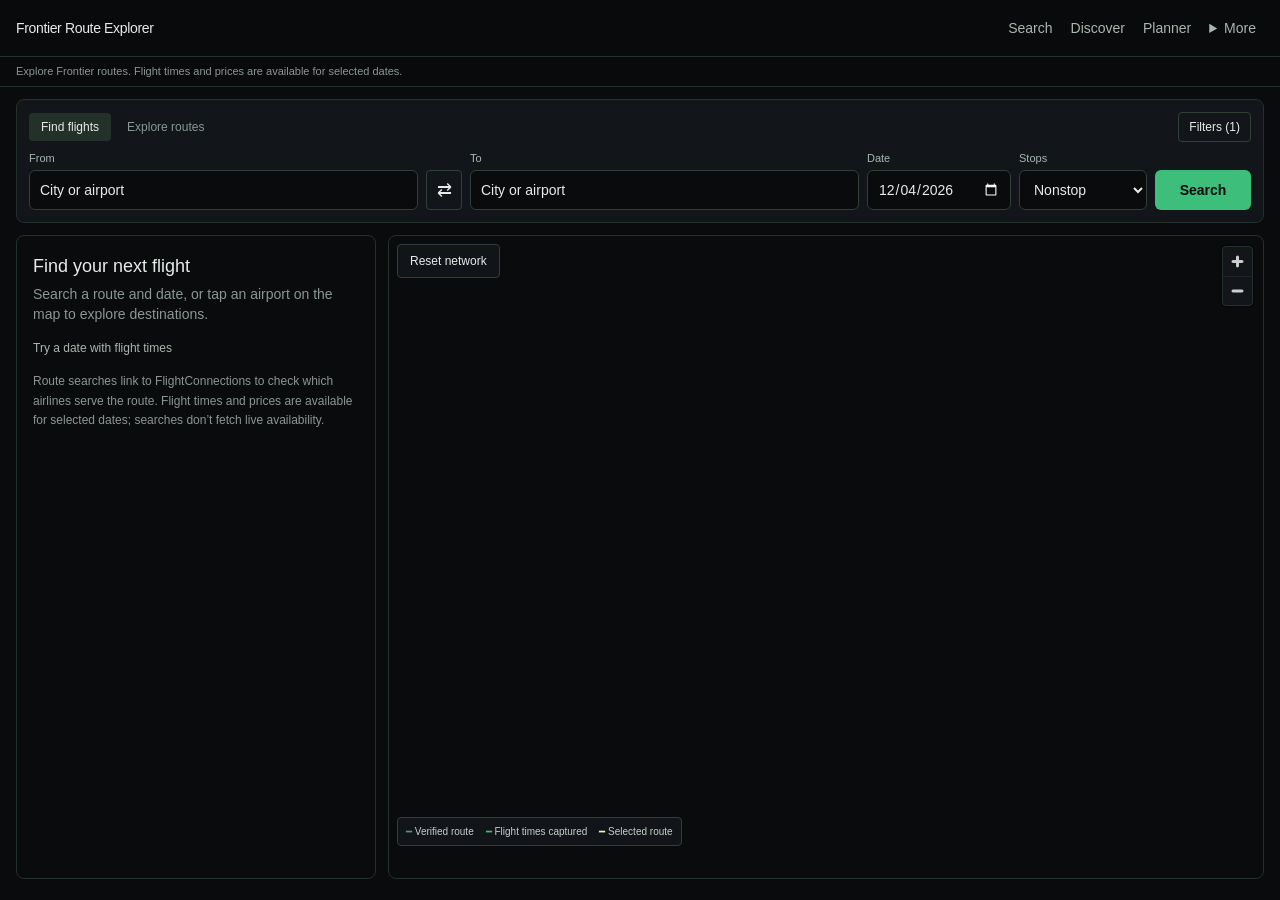
<file: index.html>
<!doctype html>
<html lang="en">
  <head>
    <meta charset="utf-8" />
    <meta name="viewport" content="width=device-width, initial-scale=1" />
    <title>Frontier Route Explorer</title>
    <link rel="stylesheet" href="styles.css?v=33eaaea59e49" />
    <link rel="stylesheet" href="app.css?v=33eaaea59e49" />
  </head>
  <body>
    <div id="root"></div>
    <script type="module" src="app.js?v=33eaaea59e49"></script>
    <noscript>The map and search need JavaScript.</noscript>
  </body>
</html>
</file>
<file: app.css>
/* node_modules/maplibre-gl/dist/maplibre-gl.css */
.maplibregl-map {
  font:
    12px/20px Helvetica Neue,
    Arial,
    Helvetica,
    sans-serif;
  overflow: hidden;
  position: relative;
  -webkit-tap-highlight-color: rgb(0 0 0/0);
  -webkit-touch-callout: none;
}
.maplibregl-canvas {
  position: absolute;
  left: 0;
  top: 0;
}
.maplibregl-map:fullscreen {
  width: 100%;
  height: 100%;
}
.maplibregl-ctrl-group button.maplibregl-ctrl-compass {
  touch-action: none;
}
.maplibregl-canvas-container.maplibregl-interactive,
.maplibregl-ctrl-group button.maplibregl-ctrl-compass {
  cursor: grab;
  -webkit-user-select: none;
  -moz-user-select: none;
  user-select: none;
}
.maplibregl-canvas-container.maplibregl-interactive.maplibregl-track-pointer {
  cursor: pointer;
}
.maplibregl-canvas-container.maplibregl-interactive:active,
.maplibregl-ctrl-group button.maplibregl-ctrl-compass:active {
  cursor: grabbing;
}
.maplibregl-canvas-container.maplibregl-touch-zoom-rotate,
.maplibregl-canvas-container.maplibregl-touch-zoom-rotate .maplibregl-canvas {
  touch-action: pan-x pan-y;
}
.maplibregl-canvas-container.maplibregl-touch-drag-pan,
.maplibregl-canvas-container.maplibregl-touch-drag-pan .maplibregl-canvas {
  touch-action: pinch-zoom;
}
.maplibregl-canvas-container.maplibregl-touch-zoom-rotate.maplibregl-touch-drag-pan,
.maplibregl-canvas-container.maplibregl-touch-zoom-rotate.maplibregl-touch-drag-pan .maplibregl-canvas {
  touch-action: none;
}
.maplibregl-canvas-container.maplibregl-touch-drag-pan.maplibregl-cooperative-gestures,
.maplibregl-canvas-container.maplibregl-touch-drag-pan.maplibregl-cooperative-gestures .maplibregl-canvas {
  touch-action: pan-x pan-y;
}
.maplibregl-ctrl-bottom-left,
.maplibregl-ctrl-bottom-right,
.maplibregl-ctrl-top-left,
.maplibregl-ctrl-top-right {
  position: absolute;
  pointer-events: none;
  z-index: 2;
}
.maplibregl-ctrl-top-left {
  top: 0;
  left: 0;
}
.maplibregl-ctrl-top-right {
  top: 0;
  right: 0;
}
.maplibregl-ctrl-bottom-left {
  bottom: 0;
  left: 0;
}
.maplibregl-ctrl-bottom-right {
  right: 0;
  bottom: 0;
}
.maplibregl-ctrl {
  clear: both;
  pointer-events: auto;
  transform: translate(0);
}
.maplibregl-ctrl-top-left .maplibregl-ctrl {
  margin: 10px 0 0 10px;
  float: left;
}
.maplibregl-ctrl-top-right .maplibregl-ctrl {
  margin: 10px 10px 0 0;
  float: right;
}
.maplibregl-ctrl-bottom-left .maplibregl-ctrl {
  margin: 0 0 10px 10px;
  float: left;
}
.maplibregl-ctrl-bottom-right .maplibregl-ctrl {
  margin: 0 10px 10px 0;
  float: right;
}
.maplibregl-ctrl-group {
  border-radius: 4px;
  background: #fff;
}
.maplibregl-ctrl-group:not(:empty) {
  box-shadow: 0 0 0 2px rgba(0, 0, 0, .1);
}
@media (forced-colors: active) {
  .maplibregl-ctrl-group:not(:empty) {
    box-shadow: 0 0 0 2px ButtonText;
  }
}
.maplibregl-ctrl-group button {
  width: 29px;
  height: 29px;
  display: block;
  padding: 0;
  outline: none;
  border: 0;
  box-sizing: border-box;
  background-color: transparent;
  cursor: pointer;
}
.maplibregl-ctrl button {
  -webkit-user-select: none;
  -moz-user-select: none;
  user-select: none;
}
.maplibregl-ctrl-group button + button {
  border-top: 1px solid #ddd;
}
.maplibregl-ctrl button .maplibregl-ctrl-icon {
  display: block;
  width: 100%;
  height: 100%;
  background-repeat: no-repeat;
  background-position: 50%;
}
@media (forced-colors: active) {
  .maplibregl-ctrl-icon {
    background-color: transparent;
  }
  .maplibregl-ctrl-group button + button {
    border-top: 1px solid ButtonText;
  }
}
.maplibregl-ctrl button::-moz-focus-inner {
  border: 0;
  padding: 0;
}
.maplibregl-ctrl-attrib-button:focus,
.maplibregl-ctrl-group button:focus {
  box-shadow: 0 0 2px 2px #0096ff;
}
.maplibregl-ctrl button:disabled {
  cursor: not-allowed;
}
.maplibregl-ctrl button:disabled .maplibregl-ctrl-icon {
  opacity: .25;
}
@media (hover: hover) {
  .maplibregl-ctrl button:not(:disabled):hover {
    background-color: rgba(0, 0, 0, .05);
  }
}
.maplibregl-ctrl button:not(:disabled):active {
  background-color: rgba(0, 0, 0, .05);
}
.maplibregl-ctrl-group button:focus:focus-visible {
  box-shadow: 0 0 2px 2px #0096ff;
}
.maplibregl-ctrl-group button:focus:not(:focus-visible) {
  box-shadow: none;
}
.maplibregl-ctrl-group button:focus:first-child {
  border-radius: 4px 4px 0 0;
}
.maplibregl-ctrl-group button:focus:last-child {
  border-radius: 0 0 4px 4px;
}
.maplibregl-ctrl-group button:focus:only-child {
  border-radius: inherit;
}
.maplibregl-ctrl button.maplibregl-ctrl-zoom-out .maplibregl-ctrl-icon {
  background-image: url(data:image/svg+xml;charset=utf-8,%3Csvg%20xmlns%3D%22http%3A%2F%2Fwww.w3.org%2F2000%2Fsvg%22%20width%3D%2229%22%20height%3D%2229%22%20fill%3D%22%23333%22%20viewBox%3D%220%200%2029%2029%22%3E%3Cpath%20d%3D%22M10%2013c-.75%200-1.5.75-1.5%201.5S9.25%2016%2010%2016h9c.75%200%201.5-.75%201.5-1.5S19.75%2013%2019%2013z%22%2F%3E%3C%2Fsvg%3E);
}
.maplibregl-ctrl button.maplibregl-ctrl-zoom-in .maplibregl-ctrl-icon {
  background-image: url(data:image/svg+xml;charset=utf-8,%3Csvg%20xmlns%3D%22http%3A%2F%2Fwww.w3.org%2F2000%2Fsvg%22%20width%3D%2229%22%20height%3D%2229%22%20fill%3D%22%23333%22%20viewBox%3D%220%200%2029%2029%22%3E%3Cpath%20d%3D%22M14.5%208.5c-.75%200-1.5.75-1.5%201.5v3h-3c-.75%200-1.5.75-1.5%201.5S9.25%2016%2010%2016h3v3c0%20.75.75%201.5%201.5%201.5S16%2019.75%2016%2019v-3h3c.75%200%201.5-.75%201.5-1.5S19.75%2013%2019%2013h-3v-3c0-.75-.75-1.5-1.5-1.5%22%2F%3E%3C%2Fsvg%3E);
}
@media (forced-colors: active) {
  .maplibregl-ctrl button.maplibregl-ctrl-zoom-out .maplibregl-ctrl-icon {
    background-image: url(data:image/svg+xml;charset=utf-8,%3Csvg%20xmlns%3D%22http%3A%2F%2Fwww.w3.org%2F2000%2Fsvg%22%20width%3D%2229%22%20height%3D%2229%22%20fill%3D%22%23fff%22%20viewBox%3D%220%200%2029%2029%22%3E%3Cpath%20d%3D%22M10%2013c-.75%200-1.5.75-1.5%201.5S9.25%2016%2010%2016h9c.75%200%201.5-.75%201.5-1.5S19.75%2013%2019%2013z%22%2F%3E%3C%2Fsvg%3E);
  }
  .maplibregl-ctrl button.maplibregl-ctrl-zoom-in .maplibregl-ctrl-icon {
    background-image: url(data:image/svg+xml;charset=utf-8,%3Csvg%20xmlns%3D%22http%3A%2F%2Fwww.w3.org%2F2000%2Fsvg%22%20width%3D%2229%22%20height%3D%2229%22%20fill%3D%22%23fff%22%20viewBox%3D%220%200%2029%2029%22%3E%3Cpath%20d%3D%22M14.5%208.5c-.75%200-1.5.75-1.5%201.5v3h-3c-.75%200-1.5.75-1.5%201.5S9.25%2016%2010%2016h3v3c0%20.75.75%201.5%201.5%201.5S16%2019.75%2016%2019v-3h3c.75%200%201.5-.75%201.5-1.5S19.75%2013%2019%2013h-3v-3c0-.75-.75-1.5-1.5-1.5%22%2F%3E%3C%2Fsvg%3E);
  }
}
@media (forced-colors: active) and (prefers-color-scheme: light) {
  .maplibregl-ctrl button.maplibregl-ctrl-zoom-out .maplibregl-ctrl-icon {
    background-image: url(data:image/svg+xml;charset=utf-8,%3Csvg%20xmlns%3D%22http%3A%2F%2Fwww.w3.org%2F2000%2Fsvg%22%20width%3D%2229%22%20height%3D%2229%22%20viewBox%3D%220%200%2029%2029%22%3E%3Cpath%20d%3D%22M10%2013c-.75%200-1.5.75-1.5%201.5S9.25%2016%2010%2016h9c.75%200%201.5-.75%201.5-1.5S19.75%2013%2019%2013z%22%2F%3E%3C%2Fsvg%3E);
  }
  .maplibregl-ctrl button.maplibregl-ctrl-zoom-in .maplibregl-ctrl-icon {
    background-image: url(data:image/svg+xml;charset=utf-8,%3Csvg%20xmlns%3D%22http%3A%2F%2Fwww.w3.org%2F2000%2Fsvg%22%20width%3D%2229%22%20height%3D%2229%22%20viewBox%3D%220%200%2029%2029%22%3E%3Cpath%20d%3D%22M14.5%208.5c-.75%200-1.5.75-1.5%201.5v3h-3c-.75%200-1.5.75-1.5%201.5S9.25%2016%2010%2016h3v3c0%20.75.75%201.5%201.5%201.5S16%2019.75%2016%2019v-3h3c.75%200%201.5-.75%201.5-1.5S19.75%2013%2019%2013h-3v-3c0-.75-.75-1.5-1.5-1.5%22%2F%3E%3C%2Fsvg%3E);
  }
}
.maplibregl-ctrl button.maplibregl-ctrl-fullscreen .maplibregl-ctrl-icon {
  background-image: url(data:image/svg+xml;charset=utf-8,%3Csvg%20xmlns%3D%22http%3A%2F%2Fwww.w3.org%2F2000%2Fsvg%22%20width%3D%2229%22%20height%3D%2229%22%20fill%3D%22%23333%22%20viewBox%3D%220%200%2029%2029%22%3E%3Cpath%20d%3D%22M24%2016v5.5c0%201.75-.75%202.5-2.5%202.5H16v-1l3-1.5-4-5.5%201-1%205.5%204%201.5-3zM6%2016l1.5%203%205.5-4%201%201-4%205.5%203%201.5v1H7.5C5.75%2024%205%2023.25%205%2021.5V16zm7-11v1l-3%201.5%204%205.5-1%201-5.5-4L6%2013H5V7.5C5%205.75%205.75%205%207.5%205zm11%202.5c0-1.75-.75-2.5-2.5-2.5H16v1l3%201.5-4%205.5%201%201%205.5-4%201.5%203h1z%22%2F%3E%3C%2Fsvg%3E);
}
.maplibregl-ctrl button.maplibregl-ctrl-shrink .maplibregl-ctrl-icon {
  background-image: url(data:image/svg+xml;charset=utf-8,%3Csvg%20xmlns%3D%22http%3A%2F%2Fwww.w3.org%2F2000%2Fsvg%22%20width%3D%2229%22%20height%3D%2229%22%20viewBox%3D%220%200%2029%2029%22%3E%3Cpath%20d%3D%22M18.5%2016c-1.75%200-2.5.75-2.5%202.5V24h1l1.5-3%205.5%204%201-1-4-5.5%203-1.5v-1zM13%2018.5c0-1.75-.75-2.5-2.5-2.5H5v1l3%201.5L4%2024l1%201%205.5-4%201.5%203h1zm3-8c0%201.75.75%202.5%202.5%202.5H24v-1l-3-1.5L25%205l-1-1-5.5%204L17%205h-1zM10.5%2013c1.75%200%202.5-.75%202.5-2.5V5h-1l-1.5%203L5%204%204%205l4%205.5L5%2012v1z%22%2F%3E%3C%2Fsvg%3E);
}
@media (forced-colors: active) {
  .maplibregl-ctrl button.maplibregl-ctrl-fullscreen .maplibregl-ctrl-icon {
    background-image: url(data:image/svg+xml;charset=utf-8,%3Csvg%20xmlns%3D%22http%3A%2F%2Fwww.w3.org%2F2000%2Fsvg%22%20width%3D%2229%22%20height%3D%2229%22%20fill%3D%22%23fff%22%20viewBox%3D%220%200%2029%2029%22%3E%3Cpath%20d%3D%22M24%2016v5.5c0%201.75-.75%202.5-2.5%202.5H16v-1l3-1.5-4-5.5%201-1%205.5%204%201.5-3zM6%2016l1.5%203%205.5-4%201%201-4%205.5%203%201.5v1H7.5C5.75%2024%205%2023.25%205%2021.5V16zm7-11v1l-3%201.5%204%205.5-1%201-5.5-4L6%2013H5V7.5C5%205.75%205.75%205%207.5%205zm11%202.5c0-1.75-.75-2.5-2.5-2.5H16v1l3%201.5-4%205.5%201%201%205.5-4%201.5%203h1z%22%2F%3E%3C%2Fsvg%3E);
  }
  .maplibregl-ctrl button.maplibregl-ctrl-shrink .maplibregl-ctrl-icon {
    background-image: url(data:image/svg+xml;charset=utf-8,%3Csvg%20xmlns%3D%22http%3A%2F%2Fwww.w3.org%2F2000%2Fsvg%22%20width%3D%2229%22%20height%3D%2229%22%20fill%3D%22%23fff%22%20viewBox%3D%220%200%2029%2029%22%3E%3Cpath%20d%3D%22M18.5%2016c-1.75%200-2.5.75-2.5%202.5V24h1l1.5-3%205.5%204%201-1-4-5.5%203-1.5v-1zM13%2018.5c0-1.75-.75-2.5-2.5-2.5H5v1l3%201.5L4%2024l1%201%205.5-4%201.5%203h1zm3-8c0%201.75.75%202.5%202.5%202.5H24v-1l-3-1.5L25%205l-1-1-5.5%204L17%205h-1zM10.5%2013c1.75%200%202.5-.75%202.5-2.5V5h-1l-1.5%203L5%204%204%205l4%205.5L5%2012v1z%22%2F%3E%3C%2Fsvg%3E);
  }
}
@media (forced-colors: active) and (prefers-color-scheme: light) {
  .maplibregl-ctrl button.maplibregl-ctrl-fullscreen .maplibregl-ctrl-icon {
    background-image: url(data:image/svg+xml;charset=utf-8,%3Csvg%20xmlns%3D%22http%3A%2F%2Fwww.w3.org%2F2000%2Fsvg%22%20width%3D%2229%22%20height%3D%2229%22%20viewBox%3D%220%200%2029%2029%22%3E%3Cpath%20d%3D%22M24%2016v5.5c0%201.75-.75%202.5-2.5%202.5H16v-1l3-1.5-4-5.5%201-1%205.5%204%201.5-3zM6%2016l1.5%203%205.5-4%201%201-4%205.5%203%201.5v1H7.5C5.75%2024%205%2023.25%205%2021.5V16zm7-11v1l-3%201.5%204%205.5-1%201-5.5-4L6%2013H5V7.5C5%205.75%205.75%205%207.5%205zm11%202.5c0-1.75-.75-2.5-2.5-2.5H16v1l3%201.5-4%205.5%201%201%205.5-4%201.5%203h1z%22%2F%3E%3C%2Fsvg%3E);
  }
  .maplibregl-ctrl button.maplibregl-ctrl-shrink .maplibregl-ctrl-icon {
    background-image: url(data:image/svg+xml;charset=utf-8,%3Csvg%20xmlns%3D%22http%3A%2F%2Fwww.w3.org%2F2000%2Fsvg%22%20width%3D%2229%22%20height%3D%2229%22%20viewBox%3D%220%200%2029%2029%22%3E%3Cpath%20d%3D%22M18.5%2016c-1.75%200-2.5.75-2.5%202.5V24h1l1.5-3%205.5%204%201-1-4-5.5%203-1.5v-1zM13%2018.5c0-1.75-.75-2.5-2.5-2.5H5v1l3%201.5L4%2024l1%201%205.5-4%201.5%203h1zm3-8c0%201.75.75%202.5%202.5%202.5H24v-1l-3-1.5L25%205l-1-1-5.5%204L17%205h-1zM10.5%2013c1.75%200%202.5-.75%202.5-2.5V5h-1l-1.5%203L5%204%204%205l4%205.5L5%2012v1z%22%2F%3E%3C%2Fsvg%3E);
  }
}
.maplibregl-ctrl button.maplibregl-ctrl-compass .maplibregl-ctrl-icon {
  background-image: url(data:image/svg+xml;charset=utf-8,%3Csvg%20xmlns%3D%22http%3A%2F%2Fwww.w3.org%2F2000%2Fsvg%22%20width%3D%2229%22%20height%3D%2229%22%20fill%3D%22%23333%22%20viewBox%3D%220%200%2029%2029%22%3E%3Cpath%20d%3D%22m10.5%2014%204-8%204%208z%22%2F%3E%3Cpath%20fill%3D%22%23ccc%22%20d%3D%22m10.5%2016%204%208%204-8z%22%2F%3E%3C%2Fsvg%3E);
}
@media (forced-colors: active) {
  .maplibregl-ctrl button.maplibregl-ctrl-compass .maplibregl-ctrl-icon {
    background-image: url(data:image/svg+xml;charset=utf-8,%3Csvg%20xmlns%3D%22http%3A%2F%2Fwww.w3.org%2F2000%2Fsvg%22%20width%3D%2229%22%20height%3D%2229%22%20fill%3D%22%23fff%22%20viewBox%3D%220%200%2029%2029%22%3E%3Cpath%20d%3D%22m10.5%2014%204-8%204%208z%22%2F%3E%3Cpath%20fill%3D%22%23ccc%22%20d%3D%22m10.5%2016%204%208%204-8z%22%2F%3E%3C%2Fsvg%3E);
  }
}
@media (forced-colors: active) and (prefers-color-scheme: light) {
  .maplibregl-ctrl button.maplibregl-ctrl-compass .maplibregl-ctrl-icon {
    background-image: url(data:image/svg+xml;charset=utf-8,%3Csvg%20xmlns%3D%22http%3A%2F%2Fwww.w3.org%2F2000%2Fsvg%22%20width%3D%2229%22%20height%3D%2229%22%20viewBox%3D%220%200%2029%2029%22%3E%3Cpath%20d%3D%22m10.5%2014%204-8%204%208z%22%2F%3E%3Cpath%20fill%3D%22%23ccc%22%20d%3D%22m10.5%2016%204%208%204-8z%22%2F%3E%3C%2Fsvg%3E);
  }
}
.maplibregl-ctrl button.maplibregl-ctrl-globe .maplibregl-ctrl-icon {
  background-image: url(data:image/svg+xml;charset=utf-8,%3Csvg%20xmlns%3D%22http%3A%2F%2Fwww.w3.org%2F2000%2Fsvg%22%20width%3D%2222%22%20height%3D%2222%22%20fill%3D%22none%22%20stroke%3D%22%23333%22%20viewBox%3D%220%200%2022%2022%22%3E%3Ccircle%20cx%3D%2211%22%20cy%3D%2211%22%20r%3D%228.5%22%2F%3E%3Cpath%20d%3D%22M17.5%2011c0%204.819-3.02%208.5-6.5%208.5S4.5%2015.819%204.5%2011%207.52%202.5%2011%202.5s6.5%203.681%206.5%208.5Z%22%2F%3E%3Cpath%20d%3D%22M13.5%2011c0%202.447-.331%204.64-.853%206.206-.262.785-.562%201.384-.872%201.777-.314.399-.58.517-.775.517s-.461-.118-.775-.517c-.31-.393-.61-.992-.872-1.777C8.831%2015.64%208.5%2013.446%208.5%2011s.331-4.64.853-6.206c.262-.785.562-1.384.872-1.777.314-.399.58-.517.775-.517s.461.118.775.517c.31.393.61.992.872%201.777.522%201.565.853%203.76.853%206.206Z%22%2F%3E%3Cpath%20d%3D%22M11%207.5c-1.909%200-3.622-.166-4.845-.428-.616-.132-1.08-.283-1.379-.434a1.3%201.3%200%200%201-.224-.138q.07-.058.224-.138c.299-.151.763-.302%201.379-.434C7.378%205.666%209.091%205.5%2011%205.5s3.622.166%204.845.428c.616.132%201.08.283%201.379.434.105.053.177.1.224.138q-.07.058-.224.138c-.299.151-.763.302-1.379.434-1.223.262-2.936.428-4.845.428Zm0%209c-1.909%200-3.622-.166-4.845-.428-.616-.132-1.08-.283-1.379-.434a1.3%201.3%200%200%201-.224-.138%201.3%201.3%200%200%201%20.224-.138c.299-.151.763-.302%201.379-.434C7.378%2014.666%209.091%2014.5%2011%2014.5s3.622.166%204.845.428c.616.132%201.08.283%201.379.434.105.053.177.1.224.138a1.3%201.3%200%200%201-.224.138c-.299.151-.763.302-1.379.434-1.223.262-2.936.428-4.845.428Zm0-4c-2.46%200-4.672-.222-6.255-.574-.796-.177-1.406-.38-1.805-.59a1.5%201.5%200%200%201-.39-.272.3.3%200%200%201-.047-.064.3.3%200%200%201%20.048-.064c.066-.073.189-.167.389-.272.399-.21%201.009-.413%201.805-.59C6.328%209.722%208.54%209.5%2011%209.5s4.672.222%206.256.574c.795.177%201.405.38%201.804.59.2.105.323.2.39.272a.3.3%200%200%201%20.047.064.3.3%200%200%201-.048.064%201.4%201.4%200%200%201-.389.272c-.399.21-1.009.413-1.804.59-1.584.352-3.796.574-6.256.574Zm-8.501-1.51v.002zm0%20.018v.002zm17.002.002v-.002zm0-.018v-.002z%22%2F%3E%3C%2Fsvg%3E);
}
.maplibregl-ctrl button.maplibregl-ctrl-globe-enabled .maplibregl-ctrl-icon {
  background-image: url(data:image/svg+xml;charset=utf-8,%3Csvg%20xmlns%3D%22http%3A%2F%2Fwww.w3.org%2F2000%2Fsvg%22%20width%3D%2222%22%20height%3D%2222%22%20fill%3D%22none%22%20stroke%3D%22%2333b5e5%22%20viewBox%3D%220%200%2022%2022%22%3E%3Ccircle%20cx%3D%2211%22%20cy%3D%2211%22%20r%3D%228.5%22%2F%3E%3Cpath%20d%3D%22M17.5%2011c0%204.819-3.02%208.5-6.5%208.5S4.5%2015.819%204.5%2011%207.52%202.5%2011%202.5s6.5%203.681%206.5%208.5Z%22%2F%3E%3Cpath%20d%3D%22M13.5%2011c0%202.447-.331%204.64-.853%206.206-.262.785-.562%201.384-.872%201.777-.314.399-.58.517-.775.517s-.461-.118-.775-.517c-.31-.393-.61-.992-.872-1.777C8.831%2015.64%208.5%2013.446%208.5%2011s.331-4.64.853-6.206c.262-.785.562-1.384.872-1.777.314-.399.58-.517.775-.517s.461.118.775.517c.31.393.61.992.872%201.777.522%201.565.853%203.76.853%206.206Z%22%2F%3E%3Cpath%20d%3D%22M11%207.5c-1.909%200-3.622-.166-4.845-.428-.616-.132-1.08-.283-1.379-.434a1.3%201.3%200%200%201-.224-.138q.07-.058.224-.138c.299-.151.763-.302%201.379-.434C7.378%205.666%209.091%205.5%2011%205.5s3.622.166%204.845.428c.616.132%201.08.283%201.379.434.105.053.177.1.224.138q-.07.058-.224.138c-.299.151-.763.302-1.379.434-1.223.262-2.936.428-4.845.428Zm0%209c-1.909%200-3.622-.166-4.845-.428-.616-.132-1.08-.283-1.379-.434a1.3%201.3%200%200%201-.224-.138%201.3%201.3%200%200%201%20.224-.138c.299-.151.763-.302%201.379-.434C7.378%2014.666%209.091%2014.5%2011%2014.5s3.622.166%204.845.428c.616.132%201.08.283%201.379.434.105.053.177.1.224.138a1.3%201.3%200%200%201-.224.138c-.299.151-.763.302-1.379.434-1.223.262-2.936.428-4.845.428Zm0-4c-2.46%200-4.672-.222-6.255-.574-.796-.177-1.406-.38-1.805-.59a1.5%201.5%200%200%201-.39-.272.3.3%200%200%201-.047-.064.3.3%200%200%201%20.048-.064c.066-.073.189-.167.389-.272.399-.21%201.009-.413%201.805-.59C6.328%209.722%208.54%209.5%2011%209.5s4.672.222%206.256.574c.795.177%201.405.38%201.804.59.2.105.323.2.39.272a.3.3%200%200%201%20.047.064.3.3%200%200%201-.048.064%201.4%201.4%200%200%201-.389.272c-.399.21-1.009.413-1.804.59-1.584.352-3.796.574-6.256.574Zm-8.501-1.51v.002zm0%20.018v.002zm17.002.002v-.002zm0-.018v-.002z%22%2F%3E%3C%2Fsvg%3E);
}
.maplibregl-ctrl button.maplibregl-ctrl-terrain .maplibregl-ctrl-icon {
  background-image: url(data:image/svg+xml;charset=utf-8,%3Csvg%20xmlns%3D%22http%3A%2F%2Fwww.w3.org%2F2000%2Fsvg%22%20width%3D%2222%22%20height%3D%2222%22%20fill%3D%22%23333%22%20viewBox%3D%220%200%2022%2022%22%3E%3Cpath%20d%3D%22m1.754%2013.406%204.453-4.851%203.09%203.09%203.281%203.277.969-.969-3.309-3.312%203.844-4.121%206.148%206.886h1.082v-.855l-7.207-8.07-4.84%205.187L6.169%206.57l-5.48%205.965v.871ZM.688%2016.844h20.625v1.375H.688Zm0%200%22%2F%3E%3C%2Fsvg%3E);
}
.maplibregl-ctrl button.maplibregl-ctrl-terrain-enabled .maplibregl-ctrl-icon {
  background-image: url(data:image/svg+xml;charset=utf-8,%3Csvg%20xmlns%3D%22http%3A%2F%2Fwww.w3.org%2F2000%2Fsvg%22%20width%3D%2222%22%20height%3D%2222%22%20fill%3D%22%2333b5e5%22%20viewBox%3D%220%200%2022%2022%22%3E%3Cpath%20d%3D%22m1.754%2013.406%204.453-4.851%203.09%203.09%203.281%203.277.969-.969-3.309-3.312%203.844-4.121%206.148%206.886h1.082v-.855l-7.207-8.07-4.84%205.187L6.169%206.57l-5.48%205.965v.871ZM.688%2016.844h20.625v1.375H.688Zm0%200%22%2F%3E%3C%2Fsvg%3E);
}
.maplibregl-ctrl button.maplibregl-ctrl-geolocate .maplibregl-ctrl-icon {
  background-image: url(data:image/svg+xml;charset=utf-8,%3Csvg%20xmlns%3D%22http%3A%2F%2Fwww.w3.org%2F2000%2Fsvg%22%20width%3D%2229%22%20height%3D%2229%22%20fill%3D%22%23333%22%20viewBox%3D%220%200%2020%2020%22%3E%3Cpath%20d%3D%22M10%204C9%204%209%205%209%205v.1A5%205%200%200%200%205.1%209H5s-1%200-1%201%201%201%201%201h.1A5%205%200%200%200%209%2014.9v.1s0%201%201%201%201-1%201-1v-.1a5%205%200%200%200%203.9-3.9h.1s1%200%201-1-1-1-1-1h-.1A5%205%200%200%200%2011%205.1V5s0-1-1-1m0%202.5a3.5%203.5%200%201%201%200%207%203.5%203.5%200%201%201%200-7%22%2F%3E%3Ccircle%20cx%3D%2210%22%20cy%3D%2210%22%20r%3D%222%22%2F%3E%3C%2Fsvg%3E);
}
.maplibregl-ctrl button.maplibregl-ctrl-geolocate:disabled .maplibregl-ctrl-icon {
  background-image: url(data:image/svg+xml;charset=utf-8,%3Csvg%20xmlns%3D%22http%3A%2F%2Fwww.w3.org%2F2000%2Fsvg%22%20width%3D%2229%22%20height%3D%2229%22%20fill%3D%22%23aaa%22%20viewBox%3D%220%200%2020%2020%22%3E%3Cpath%20d%3D%22M10%204C9%204%209%205%209%205v.1A5%205%200%200%200%205.1%209H5s-1%200-1%201%201%201%201%201h.1A5%205%200%200%200%209%2014.9v.1s0%201%201%201%201-1%201-1v-.1a5%205%200%200%200%203.9-3.9h.1s1%200%201-1-1-1-1-1h-.1A5%205%200%200%200%2011%205.1V5s0-1-1-1m0%202.5a3.5%203.5%200%201%201%200%207%203.5%203.5%200%201%201%200-7%22%2F%3E%3Ccircle%20cx%3D%2210%22%20cy%3D%2210%22%20r%3D%222%22%2F%3E%3Cpath%20fill%3D%22red%22%20d%3D%22m14%205%201%201-9%209-1-1z%22%2F%3E%3C%2Fsvg%3E);
}
.maplibregl-ctrl button.maplibregl-ctrl-geolocate.maplibregl-ctrl-geolocate-active .maplibregl-ctrl-icon {
  background-image: url(data:image/svg+xml;charset=utf-8,%3Csvg%20xmlns%3D%22http%3A%2F%2Fwww.w3.org%2F2000%2Fsvg%22%20width%3D%2229%22%20height%3D%2229%22%20fill%3D%22%2333b5e5%22%20viewBox%3D%220%200%2020%2020%22%3E%3Cpath%20d%3D%22M10%204C9%204%209%205%209%205v.1A5%205%200%200%200%205.1%209H5s-1%200-1%201%201%201%201%201h.1A5%205%200%200%200%209%2014.9v.1s0%201%201%201%201-1%201-1v-.1a5%205%200%200%200%203.9-3.9h.1s1%200%201-1-1-1-1-1h-.1A5%205%200%200%200%2011%205.1V5s0-1-1-1m0%202.5a3.5%203.5%200%201%201%200%207%203.5%203.5%200%201%201%200-7%22%2F%3E%3Ccircle%20cx%3D%2210%22%20cy%3D%2210%22%20r%3D%222%22%2F%3E%3C%2Fsvg%3E);
}
.maplibregl-ctrl button.maplibregl-ctrl-geolocate.maplibregl-ctrl-geolocate-active-error .maplibregl-ctrl-icon {
  background-image: url(data:image/svg+xml;charset=utf-8,%3Csvg%20xmlns%3D%22http%3A%2F%2Fwww.w3.org%2F2000%2Fsvg%22%20width%3D%2229%22%20height%3D%2229%22%20fill%3D%22%23e58978%22%20viewBox%3D%220%200%2020%2020%22%3E%3Cpath%20d%3D%22M10%204C9%204%209%205%209%205v.1A5%205%200%200%200%205.1%209H5s-1%200-1%201%201%201%201%201h.1A5%205%200%200%200%209%2014.9v.1s0%201%201%201%201-1%201-1v-.1a5%205%200%200%200%203.9-3.9h.1s1%200%201-1-1-1-1-1h-.1A5%205%200%200%200%2011%205.1V5s0-1-1-1m0%202.5a3.5%203.5%200%201%201%200%207%203.5%203.5%200%201%201%200-7%22%2F%3E%3Ccircle%20cx%3D%2210%22%20cy%3D%2210%22%20r%3D%222%22%2F%3E%3C%2Fsvg%3E);
}
.maplibregl-ctrl button.maplibregl-ctrl-geolocate.maplibregl-ctrl-geolocate-background .maplibregl-ctrl-icon {
  background-image: url(data:image/svg+xml;charset=utf-8,%3Csvg%20xmlns%3D%22http%3A%2F%2Fwww.w3.org%2F2000%2Fsvg%22%20width%3D%2229%22%20height%3D%2229%22%20fill%3D%22%2333b5e5%22%20viewBox%3D%220%200%2020%2020%22%3E%3Cpath%20d%3D%22M10%204C9%204%209%205%209%205v.1A5%205%200%200%200%205.1%209H5s-1%200-1%201%201%201%201%201h.1A5%205%200%200%200%209%2014.9v.1s0%201%201%201%201-1%201-1v-.1a5%205%200%200%200%203.9-3.9h.1s1%200%201-1-1-1-1-1h-.1A5%205%200%200%200%2011%205.1V5s0-1-1-1m0%202.5a3.5%203.5%200%201%201%200%207%203.5%203.5%200%201%201%200-7%22%2F%3E%3C%2Fsvg%3E);
}
.maplibregl-ctrl button.maplibregl-ctrl-geolocate.maplibregl-ctrl-geolocate-background-error .maplibregl-ctrl-icon {
  background-image: url(data:image/svg+xml;charset=utf-8,%3Csvg%20xmlns%3D%22http%3A%2F%2Fwww.w3.org%2F2000%2Fsvg%22%20width%3D%2229%22%20height%3D%2229%22%20fill%3D%22%23e54e33%22%20viewBox%3D%220%200%2020%2020%22%3E%3Cpath%20d%3D%22M10%204C9%204%209%205%209%205v.1A5%205%200%200%200%205.1%209H5s-1%200-1%201%201%201%201%201h.1A5%205%200%200%200%209%2014.9v.1s0%201%201%201%201-1%201-1v-.1a5%205%200%200%200%203.9-3.9h.1s1%200%201-1-1-1-1-1h-.1A5%205%200%200%200%2011%205.1V5s0-1-1-1m0%202.5a3.5%203.5%200%201%201%200%207%203.5%203.5%200%201%201%200-7%22%2F%3E%3C%2Fsvg%3E);
}
.maplibregl-ctrl button.maplibregl-ctrl-geolocate.maplibregl-ctrl-geolocate-waiting .maplibregl-ctrl-icon {
  animation: maplibregl-spin 2s linear infinite;
}
@media (forced-colors: active) {
  .maplibregl-ctrl button.maplibregl-ctrl-geolocate .maplibregl-ctrl-icon {
    background-image: url(data:image/svg+xml;charset=utf-8,%3Csvg%20xmlns%3D%22http%3A%2F%2Fwww.w3.org%2F2000%2Fsvg%22%20width%3D%2229%22%20height%3D%2229%22%20fill%3D%22%23fff%22%20viewBox%3D%220%200%2020%2020%22%3E%3Cpath%20d%3D%22M10%204C9%204%209%205%209%205v.1A5%205%200%200%200%205.1%209H5s-1%200-1%201%201%201%201%201h.1A5%205%200%200%200%209%2014.9v.1s0%201%201%201%201-1%201-1v-.1a5%205%200%200%200%203.9-3.9h.1s1%200%201-1-1-1-1-1h-.1A5%205%200%200%200%2011%205.1V5s0-1-1-1m0%202.5a3.5%203.5%200%201%201%200%207%203.5%203.5%200%201%201%200-7%22%2F%3E%3Ccircle%20cx%3D%2210%22%20cy%3D%2210%22%20r%3D%222%22%2F%3E%3C%2Fsvg%3E);
  }
  .maplibregl-ctrl button.maplibregl-ctrl-geolocate:disabled .maplibregl-ctrl-icon {
    background-image: url(data:image/svg+xml;charset=utf-8,%3Csvg%20xmlns%3D%22http%3A%2F%2Fwww.w3.org%2F2000%2Fsvg%22%20width%3D%2229%22%20height%3D%2229%22%20fill%3D%22%23999%22%20viewBox%3D%220%200%2020%2020%22%3E%3Cpath%20d%3D%22M10%204C9%204%209%205%209%205v.1A5%205%200%200%200%205.1%209H5s-1%200-1%201%201%201%201%201h.1A5%205%200%200%200%209%2014.9v.1s0%201%201%201%201-1%201-1v-.1a5%205%200%200%200%203.9-3.9h.1s1%200%201-1-1-1-1-1h-.1A5%205%200%200%200%2011%205.1V5s0-1-1-1m0%202.5a3.5%203.5%200%201%201%200%207%203.5%203.5%200%201%201%200-7%22%2F%3E%3Ccircle%20cx%3D%2210%22%20cy%3D%2210%22%20r%3D%222%22%2F%3E%3Cpath%20fill%3D%22red%22%20d%3D%22m14%205%201%201-9%209-1-1z%22%2F%3E%3C%2Fsvg%3E);
  }
  .maplibregl-ctrl button.maplibregl-ctrl-geolocate.maplibregl-ctrl-geolocate-active .maplibregl-ctrl-icon {
    background-image: url(data:image/svg+xml;charset=utf-8,%3Csvg%20xmlns%3D%22http%3A%2F%2Fwww.w3.org%2F2000%2Fsvg%22%20width%3D%2229%22%20height%3D%2229%22%20fill%3D%22%2333b5e5%22%20viewBox%3D%220%200%2020%2020%22%3E%3Cpath%20d%3D%22M10%204C9%204%209%205%209%205v.1A5%205%200%200%200%205.1%209H5s-1%200-1%201%201%201%201%201h.1A5%205%200%200%200%209%2014.9v.1s0%201%201%201%201-1%201-1v-.1a5%205%200%200%200%203.9-3.9h.1s1%200%201-1-1-1-1-1h-.1A5%205%200%200%200%2011%205.1V5s0-1-1-1m0%202.5a3.5%203.5%200%201%201%200%207%203.5%203.5%200%201%201%200-7%22%2F%3E%3Ccircle%20cx%3D%2210%22%20cy%3D%2210%22%20r%3D%222%22%2F%3E%3C%2Fsvg%3E);
  }
  .maplibregl-ctrl button.maplibregl-ctrl-geolocate.maplibregl-ctrl-geolocate-active-error .maplibregl-ctrl-icon {
    background-image: url(data:image/svg+xml;charset=utf-8,%3Csvg%20xmlns%3D%22http%3A%2F%2Fwww.w3.org%2F2000%2Fsvg%22%20width%3D%2229%22%20height%3D%2229%22%20fill%3D%22%23e58978%22%20viewBox%3D%220%200%2020%2020%22%3E%3Cpath%20d%3D%22M10%204C9%204%209%205%209%205v.1A5%205%200%200%200%205.1%209H5s-1%200-1%201%201%201%201%201h.1A5%205%200%200%200%209%2014.9v.1s0%201%201%201%201-1%201-1v-.1a5%205%200%200%200%203.9-3.9h.1s1%200%201-1-1-1-1-1h-.1A5%205%200%200%200%2011%205.1V5s0-1-1-1m0%202.5a3.5%203.5%200%201%201%200%207%203.5%203.5%200%201%201%200-7%22%2F%3E%3Ccircle%20cx%3D%2210%22%20cy%3D%2210%22%20r%3D%222%22%2F%3E%3C%2Fsvg%3E);
  }
  .maplibregl-ctrl button.maplibregl-ctrl-geolocate.maplibregl-ctrl-geolocate-background .maplibregl-ctrl-icon {
    background-image: url(data:image/svg+xml;charset=utf-8,%3Csvg%20xmlns%3D%22http%3A%2F%2Fwww.w3.org%2F2000%2Fsvg%22%20width%3D%2229%22%20height%3D%2229%22%20fill%3D%22%2333b5e5%22%20viewBox%3D%220%200%2020%2020%22%3E%3Cpath%20d%3D%22M10%204C9%204%209%205%209%205v.1A5%205%200%200%200%205.1%209H5s-1%200-1%201%201%201%201%201h.1A5%205%200%200%200%209%2014.9v.1s0%201%201%201%201-1%201-1v-.1a5%205%200%200%200%203.9-3.9h.1s1%200%201-1-1-1-1-1h-.1A5%205%200%200%200%2011%205.1V5s0-1-1-1m0%202.5a3.5%203.5%200%201%201%200%207%203.5%203.5%200%201%201%200-7%22%2F%3E%3C%2Fsvg%3E);
  }
  .maplibregl-ctrl button.maplibregl-ctrl-geolocate.maplibregl-ctrl-geolocate-background-error .maplibregl-ctrl-icon {
    background-image: url(data:image/svg+xml;charset=utf-8,%3Csvg%20xmlns%3D%22http%3A%2F%2Fwww.w3.org%2F2000%2Fsvg%22%20width%3D%2229%22%20height%3D%2229%22%20fill%3D%22%23e54e33%22%20viewBox%3D%220%200%2020%2020%22%3E%3Cpath%20d%3D%22M10%204C9%204%209%205%209%205v.1A5%205%200%200%200%205.1%209H5s-1%200-1%201%201%201%201%201h.1A5%205%200%200%200%209%2014.9v.1s0%201%201%201%201-1%201-1v-.1a5%205%200%200%200%203.9-3.9h.1s1%200%201-1-1-1-1-1h-.1A5%205%200%200%200%2011%205.1V5s0-1-1-1m0%202.5a3.5%203.5%200%201%201%200%207%203.5%203.5%200%201%201%200-7%22%2F%3E%3C%2Fsvg%3E);
  }
}
@media (forced-colors: active) and (prefers-color-scheme: light) {
  .maplibregl-ctrl button.maplibregl-ctrl-geolocate .maplibregl-ctrl-icon {
    background-image: url(data:image/svg+xml;charset=utf-8,%3Csvg%20xmlns%3D%22http%3A%2F%2Fwww.w3.org%2F2000%2Fsvg%22%20width%3D%2229%22%20height%3D%2229%22%20viewBox%3D%220%200%2020%2020%22%3E%3Cpath%20d%3D%22M10%204C9%204%209%205%209%205v.1A5%205%200%200%200%205.1%209H5s-1%200-1%201%201%201%201%201h.1A5%205%200%200%200%209%2014.9v.1s0%201%201%201%201-1%201-1v-.1a5%205%200%200%200%203.9-3.9h.1s1%200%201-1-1-1-1-1h-.1A5%205%200%200%200%2011%205.1V5s0-1-1-1m0%202.5a3.5%203.5%200%201%201%200%207%203.5%203.5%200%201%201%200-7%22%2F%3E%3Ccircle%20cx%3D%2210%22%20cy%3D%2210%22%20r%3D%222%22%2F%3E%3C%2Fsvg%3E);
  }
  .maplibregl-ctrl button.maplibregl-ctrl-geolocate:disabled .maplibregl-ctrl-icon {
    background-image: url(data:image/svg+xml;charset=utf-8,%3Csvg%20xmlns%3D%22http%3A%2F%2Fwww.w3.org%2F2000%2Fsvg%22%20width%3D%2229%22%20height%3D%2229%22%20fill%3D%22%23666%22%20viewBox%3D%220%200%2020%2020%22%3E%3Cpath%20d%3D%22M10%204C9%204%209%205%209%205v.1A5%205%200%200%200%205.1%209H5s-1%200-1%201%201%201%201%201h.1A5%205%200%200%200%209%2014.9v.1s0%201%201%201%201-1%201-1v-.1a5%205%200%200%200%203.9-3.9h.1s1%200%201-1-1-1-1-1h-.1A5%205%200%200%200%2011%205.1V5s0-1-1-1m0%202.5a3.5%203.5%200%201%201%200%207%203.5%203.5%200%201%201%200-7%22%2F%3E%3Ccircle%20cx%3D%2210%22%20cy%3D%2210%22%20r%3D%222%22%2F%3E%3Cpath%20fill%3D%22red%22%20d%3D%22m14%205%201%201-9%209-1-1z%22%2F%3E%3C%2Fsvg%3E);
  }
}
@keyframes maplibregl-spin {
  0% {
    transform: rotate(0deg);
  }
  to {
    transform: rotate(1turn);
  }
}
a.maplibregl-ctrl-logo {
  width: 88px;
  height: 23px;
  margin: 0 0 -4px -4px;
  display: block;
  background-repeat: no-repeat;
  cursor: pointer;
  overflow: hidden;
  background-image: url("data:image/svg+xml;charset=utf-8,%3Csvg%20xmlns%3D%22http%3A%2F%2Fwww.w3.org%2F2000%2Fsvg%22%20width%3D%2288%22%20height%3D%2223%22%20fill%3D%22none%22%3E%3Cpath%20fill%3D%22%23000%22%20fill-opacity%3D%22.4%22%20fill-rule%3D%22evenodd%22%20d%3D%22M17.408%2016.796h-1.827l2.501-12.095h.198l3.324%206.533.988%202.19.988-2.19%203.258-6.533h.181l2.6%2012.095h-1.81l-1.218-5.644-.362-1.71-.658%201.71-2.929%205.644h-.098l-2.914-5.644-.757-1.71-.345%201.71zm1.958-3.42-.726%203.663a1.255%201.255%200%200%201-1.232%201.011h-1.827a1.255%201.255%200%200%201-1.229-1.509l2.501-12.095a1.255%201.255%200%200%201%201.23-1.001h.197a1.25%201.25%200%200%201%201.12.685l3.19%206.273%203.125-6.263a1.25%201.25%200%200%201%201.123-.695h.181a1.255%201.255%200%200%201%201.227.991l1.443%206.71a5%205%200%200%201%20.314-.787l.009-.016a4.6%204.6%200%200%201%201.777-1.887c.782-.46%201.668-.667%202.611-.667a4.6%204.6%200%200%201%201.7.32l.306.134c.21-.16.474-.256.759-.256h1.694a1.255%201.255%200%200%201%201.212.925%201.255%201.255%200%200%201%201.212-.925h1.711c.284%200%20.545.094.755.252.613-.3%201.312-.45%202.075-.45%201.356%200%202.557.445%203.482%201.4q.47.48.763%201.064V4.701a1.255%201.255%200%200%201%201.255-1.255h1.86A1.255%201.255%200%200%201%2054.44%204.7v9.194h2.217c.19%200%20.37.043.532.118v-4.77c0-.356.147-.678.385-.906a2.42%202.42%200%200%201-.682-1.71c0-.665.267-1.253.735-1.7a2.45%202.45%200%200%201%201.722-.674%202.43%202.43%200%200%201%201.705.675q.318.302.504.683V4.7a1.255%201.255%200%200%201%201.255-1.255h1.744A1.255%201.255%200%200%201%2065.812%204.7v3.335a4.8%204.8%200%200%201%201.526-.246c.938%200%201.817.214%202.59.69a4.47%204.47%200%200%201%201.67%201.743v-.98a1.255%201.255%200%200%201%201.256-1.256h1.777c.233%200%20.451.064.639.174a3.4%203.4%200%200%201%201.567-.372c.346%200%20.861.02%201.285.232a1.25%201.25%200%200%201%20.689%201.004%204.7%204.7%200%200%201%20.853-.588c.795-.44%201.675-.647%202.61-.647%201.385%200%202.65.39%203.525%201.396.836.938%201.168%202.173%201.168%203.528q-.001.515-.056%201.051a1.255%201.255%200%200%201-.947%201.09l.408.952a1.255%201.255%200%200%201-.477%201.552c-.418.268-.92.463-1.458.612-.613.171-1.304.244-2.049.244-1.06%200-2.043-.207-2.886-.698l-.015-.008c-.798-.48-1.419-1.135-1.818-1.963l-.004-.008a5.8%205.8%200%200%201-.548-2.512q0-.429.053-.843a1.3%201.3%200%200%201-.333-.086l-.166-.004c-.223%200-.426.062-.643.228-.03.024-.142.139-.142.59v3.883a1.255%201.255%200%200%201-1.256%201.256h-1.777a1.255%201.255%200%200%201-1.256-1.256V15.69l-.032.057a4.8%204.8%200%200%201-1.86%201.833%205.04%205.04%200%200%201-2.484.634%204.5%204.5%200%200%201-1.935-.424%201.25%201.25%200%200%201-.764.258h-1.71a1.255%201.255%200%200%201-1.256-1.255V7.687a2.4%202.4%200%200%201-.428.625c.253.23.412.561.412.93v7.553a1.255%201.255%200%200%201-1.256%201.255h-1.843a1.25%201.25%200%200%201-.894-.373c-.228.23-.544.373-.894.373H51.32a1.255%201.255%200%200%201-1.256-1.255v-1.251l-.061.117a4.7%204.7%200%200%201-1.782%201.884%204.77%204.77%200%200%201-2.485.67%205.6%205.6%200%200%201-1.485-.188l.009%202.764a1.255%201.255%200%200%201-1.255%201.259h-1.729a1.255%201.255%200%200%201-1.255-1.255v-3.537a1.255%201.255%200%200%201-1.167.793h-1.679a1.25%201.25%200%200%201-.77-.263%204.5%204.5%200%200%201-1.945.429c-.885%200-1.724-.21-2.495-.632l-.017-.01a5%205%200%200%201-1.081-.836%201.255%201.255%200%200%201-1.254%201.312h-1.81a1.255%201.255%200%200%201-1.228-.99l-.782-3.625-2.044%203.939a1.25%201.25%200%200%201-1.115.676h-.098a1.25%201.25%200%200%201-1.116-.68l-2.061-3.994zM35.92%2016.63l.207-.114.223-.15q.493-.356.735-.785l.061-.118.033%201.332h1.678V9.242h-1.694l-.033%201.267q-.133-.329-.526-.658l-.032-.028a3.2%203.2%200%200%200-.668-.428l-.27-.12a3.3%203.3%200%200%200-1.235-.23q-1.136-.001-1.974.493a3.36%203.36%200%200%200-1.3%201.382q-.445.89-.444%202.074%200%201.2.51%202.107a3.8%203.8%200%200%200%201.382%201.381%203.9%203.9%200%200%200%201.893.477q.795%200%201.455-.33zm-2.789-5.38q-.576.675-.575%201.762%200%201.102.559%201.794.576.675%201.645.675a2.25%202.25%200%200%200%20.934-.19%202.2%202.2%200%200%200%20.468-.29l.178-.161a2.2%202.2%200%200%200%20.397-.561q.244-.5.244-1.15v-.115q0-.708-.296-1.267l-.043-.077a2.2%202.2%200%200%200-.633-.709l-.13-.086-.047-.028a2.1%202.1%200%200%200-1.073-.285q-1.052%200-1.629.692zm2.316%202.706c.163-.17.28-.407.28-.83v-.114c0-.292-.06-.508-.15-.68a.96.96%200%200%200-.353-.389.85.85%200%200%200-.464-.127c-.4%200-.56.114-.664.239l-.01.012c-.148.174-.275.45-.275.945%200%20.506.122.801.27.99.097.11.266.224.68.224.303%200%20.504-.09.687-.269zm7.545%201.705a2.6%202.6%200%200%200%20.331.423q.319.33.755.548l.173.074q.65.255%201.49.255%201.02%200%201.844-.493a3.45%203.45%200%200%200%201.316-1.4q.493-.904.493-2.089%200-1.909-.988-2.913-.988-1.02-2.584-1.02-.898%200-1.575.347a3%203%200%200%200-.415.262l-.199.166a3.4%203.4%200%200%200-.64.82V9.242h-1.712v11.553h1.729l-.017-5.134zm.53-1.138q.206.29.48.5l.155.11.053.034q.51.296%201.119.297%201.07%200%201.645-.675.577-.69.576-1.762%200-1.119-.576-1.777-.558-.675-1.645-.675-.435%200-.835.16a2%202%200%200%200-.284.136%202%202%200%200%200-.363.254%202.2%202.2%200%200%200-.46.569l-.082.162a2.6%202.6%200%200%200-.213%201.072v.115q0%20.707.296%201.267l.135.211zm.964-.818a1.1%201.1%200%200%200%20.367.385.94.94%200%200%200%20.476.118c.423%200%20.59-.117.687-.23.159-.194.28-.478.28-.95%200-.53-.133-.8-.266-.952l-.021-.025c-.078-.094-.231-.221-.68-.221a1%201%200%200%200-.503.135l-.012.007a.86.86%200%200%200-.335.343c-.073.133-.132.324-.132.614v.115a1.4%201.4%200%200%200%20.14.66zm15.7-6.222q.347-.346.346-.856a1.05%201.05%200%200%200-.345-.79%201.18%201.18%200%200%200-.84-.329q-.51%200-.855.33a1.05%201.05%200%200%200-.346.79q0%20.51.346.855.345.346.856.346.51%200%20.839-.346zm4.337%209.314.033-1.332q.191.403.59.747l.098.081a4%204%200%200%200%20.316.224l.223.122a3.2%203.2%200%200%200%201.44.322%203.8%203.8%200%200%200%201.875-.477%203.5%203.5%200%200%200%201.382-1.366q.527-.89.526-2.09%200-1.184-.444-2.073a3.24%203.24%200%200%200-1.283-1.399q-.823-.51-1.942-.51a3.5%203.5%200%200%200-1.527.344l-.086.043-.165.09a3%203%200%200%200-.33.214q-.432.315-.656.707a2%202%200%200%200-.099.198l.082-1.283V4.701h-1.744v12.095zm.473-2.509a2.5%202.5%200%200%200%20.566.7q.117.098.245.18l.144.08a2.1%202.1%200%200%200%20.975.232q1.07%200%201.645-.675.576-.69.576-1.778%200-1.102-.576-1.777-.56-.691-1.645-.692a2.2%202.2%200%200%200-1.015.235q-.22.113-.415.282l-.15.142a2.1%202.1%200%200%200-.42.594q-.223.479-.223%201.1v.115q0%20.705.293%201.26zm2.616-.293c.157-.191.28-.479.28-.967%200-.51-.13-.79-.276-.961l-.021-.026c-.082-.1-.232-.225-.67-.225a.87.87%200%200%200-.681.279l-.012.011c-.154.155-.274.38-.274.807v.115c0%20.285.057.499.144.669a1.1%201.1%200%200%200%20.367.405c.137.082.28.123.455.123.423%200%20.59-.118.686-.23zm8.266-3.013q.345-.13.724-.14l.069-.002q.493%200%20.642.099l.247-1.794q-.196-.099-.717-.099a2.3%202.3%200%200%200-.545.063%202%202%200%200%200-.411.148%202.2%202.2%200%200%200-.4.249%202.5%202.5%200%200%200-.485.499%202.7%202.7%200%200%200-.32.581l-.05.137v-1.48h-1.778v7.553h1.777v-3.884q0-.546.159-.943a1.5%201.5%200%200%201%20.466-.636%202.5%202.5%200%200%201%20.399-.253%202%202%200%200%201%20.224-.099zm9.784%202.656.05-.922q0-1.743-.856-2.698-.838-.97-2.584-.97-1.119-.001-2.007.493a3.46%203.46%200%200%200-1.4%201.382q-.493.906-.493%202.106%200%201.07.428%201.975.428.89%201.332%201.432.906.526%202.255.526.973%200%201.668-.185l.044-.012.135-.04q.613-.184.984-.421l-.542-1.267q-.3.162-.642.274l-.297.087q-.51.131-1.3.131-.954%200-1.497-.444a1.6%201.6%200%200%201-.192-.193q-.366-.44-.512-1.234l-.004-.021zm-5.427-1.256-.003.022h3.752v-.138q-.011-.727-.288-1.118a1%201%200%200%200-.156-.176q-.46-.428-1.316-.428-.986%200-1.494.604-.379.45-.494%201.234zm-27.053%202.77V4.7h-1.86v12.095h5.333V15.15zm7.103-5.908v7.553h-1.843V9.242h1.843z%22%2F%3E%3Cpath%20fill%3D%22%23fff%22%20d%3D%22m19.63%2011.151-.757-1.71-.345%201.71-1.12%205.644h-1.827L18.083%204.7h.197l3.325%206.533.988%202.19.988-2.19L26.839%204.7h.181l2.6%2012.095h-1.81l-1.218-5.644-.362-1.71-.658%201.71-2.93%205.644h-.098l-2.913-5.644zm14.836%205.81q-1.02%200-1.893-.478a3.8%203.8%200%200%201-1.381-1.382q-.51-.906-.51-2.106%200-1.185.444-2.074a3.36%203.36%200%200%201%201.3-1.382q.839-.494%201.974-.494a3.3%203.3%200%200%201%201.234.231%203.3%203.3%200%200%201%20.97.575q.396.33.527.659l.033-1.267h1.694v7.553H37.18l-.033-1.332q-.279.593-1.02%201.053a3.17%203.17%200%200%201-1.662.444zm.296-1.482q.938%200%201.58-.642.642-.66.642-1.711v-.115q0-.708-.296-1.267a2.2%202.2%200%200%200-.807-.872%202.1%202.1%200%200%200-1.119-.313q-1.053%200-1.629.692-.575.675-.575%201.76%200%201.103.559%201.795.577.675%201.645.675zm6.521-6.237h1.711v1.4q.906-1.597%202.83-1.597%201.596%200%202.584%201.02.988%201.005.988%202.914%200%201.185-.493%202.09a3.46%203.46%200%200%201-1.316%201.399%203.5%203.5%200%200%201-1.844.493q-.954%200-1.662-.329a2.67%202.67%200%200%201-1.086-.97l.017%205.134h-1.728zm4.048%206.22q1.07%200%201.645-.674.577-.69.576-1.762%200-1.119-.576-1.777-.558-.675-1.645-.675-.592%200-1.12.296-.51.28-.822.823-.296.527-.296%201.234v.115q0%20.708.296%201.267.313.543.823.855.51.296%201.119.297z%22%2F%3E%3Cpath%20fill%3D%22%23e1e3e9%22%20d%3D%22M51.325%204.7h1.86v10.45h3.473v1.646h-5.333zm7.12%204.542h1.843v7.553h-1.843zm.905-1.415a1.16%201.16%200%200%201-.856-.346%201.17%201.17%200%200%201-.346-.856%201.05%201.05%200%200%201%20.346-.79q.346-.329.856-.329.494%200%20.839.33a1.05%201.05%200%200%201%20.345.79%201.16%201.16%200%200%201-.345.855q-.33.346-.84.346zm7.875%209.133a3.17%203.17%200%200%201-1.662-.444q-.723-.46-1.004-1.053l-.033%201.332h-1.71V4.701h1.743v4.657l-.082%201.283q.279-.658%201.086-1.119a3.5%203.5%200%200%201%201.778-.477q1.119%200%201.942.51a3.24%203.24%200%200%201%201.283%201.4q.445.888.444%202.072%200%201.201-.526%202.09a3.5%203.5%200%200%201-1.382%201.366%203.8%203.8%200%200%201-1.876.477zm-.296-1.481q1.069%200%201.645-.675.577-.69.577-1.778%200-1.102-.577-1.776-.56-.691-1.645-.692a2.12%202.12%200%200%200-1.58.659q-.642.641-.642%201.694v.115q0%20.71.296%201.267a2.4%202.4%200%200%200%20.807.872%202.1%202.1%200%200%200%201.119.313zm5.927-6.237h1.777v1.481q.263-.757.856-1.217a2.14%202.14%200%200%201%201.349-.46q.527%200%20.724.098l-.247%201.794q-.149-.099-.642-.099-.774%200-1.416.494-.626.493-.626%201.58v3.883h-1.777V9.242zm9.534%207.718q-1.35%200-2.255-.526-.904-.543-1.332-1.432a4.6%204.6%200%200%201-.428-1.975q0-1.2.493-2.106a3.46%203.46%200%200%201%201.4-1.382q.889-.495%202.007-.494%201.744%200%202.584.97.855.956.856%202.7%200%20.444-.05.92h-5.43q.18%201.005.708%201.45.542.443%201.497.443.79%200%201.3-.131a4%204%200%200%200%20.938-.362l.542%201.267q-.411.263-1.119.46-.708.198-1.711.197zm1.596-4.558q.016-1.02-.444-1.432-.46-.428-1.316-.428-1.728%200-1.991%201.86z%22%2F%3E%3Cpath%20d%3D%22M5.074%2015.948a.484.657%200%200%200-.486.659v1.84a.484.657%200%200%200%20.486.659h4.101a.484.657%200%200%200%20.486-.659v-1.84a.484.657%200%200%200-.486-.659zm3.56%201.16H5.617v.838h3.017z%22%20style%3D%22fill%3A%23fff%3Bfill-rule%3Aevenodd%3Bstroke-width%3A1.03600001%22%2F%3E%3Cg%20style%3D%22stroke-width%3A1.12603545%22%3E%3Cpath%20d%3D%22M-9.408-1.416c-3.833-.025-7.056%202.912-7.08%206.615-.02%203.08%201.653%204.832%203.107%206.268.903.892%201.721%201.74%202.32%202.902l-.525-.004c-.543-.003-.992.304-1.24.639a1.87%201.87%200%200%200-.362%201.121l-.011%201.877c-.003.402.104.787.347%201.125.244.338.688.653%201.23.656l4.142.028c.542.003.99-.306%201.238-.641a1.87%201.87%200%200%200%20.363-1.121l.012-1.875a1.87%201.87%200%200%200-.348-1.127c-.243-.338-.688-.653-1.23-.656l-.518-.004c.597-1.145%201.425-1.983%202.348-2.87%201.473-1.414%203.18-3.149%203.2-6.226-.016-3.59-2.923-6.684-6.993-6.707m-.006%201.1v.002c3.274.02%205.92%202.532%205.9%205.6-.017%202.706-1.39%204.026-2.863%205.44-1.034.994-2.118%202.033-2.814%203.633-.018.041-.052.055-.075.065q-.013.004-.02.01a.34.34%200%200%201-.226.084.34.34%200%200%201-.224-.086l-.092-.077c-.699-1.615-1.768-2.669-2.781-3.67-1.454-1.435-2.797-2.762-2.78-5.478.02-3.067%202.7-5.545%205.975-5.523m-.02%202.826c-1.62-.01-2.944%201.315-2.955%202.96-.01%201.646%201.295%202.988%202.916%202.999h.002c1.621.01%202.943-1.316%202.953-2.961.011-1.646-1.294-2.988-2.916-2.998m-.005%201.1c1.017.006%201.829.83%201.822%201.89s-.83%201.874-1.848%201.867c-1.018-.006-1.829-.83-1.822-1.89s.83-1.874%201.848-1.868m-2.155%2011.857%204.14.025c.271.002.49.305.487.676l-.013%201.875c-.003.37-.224.67-.495.668l-4.14-.025c-.27-.002-.487-.306-.485-.676l.012-1.875c.003-.37.224-.67.494-.668%22%20style%3D%22color%3A%23000%3Bfont-style%3Anormal%3Bfont-variant%3Anormal%3Bfont-weight%3A400%3Bfont-stretch%3Anormal%3Bfont-size%3Amedium%3Bline-height%3Anormal%3Bfont-family%3Asans-serif%3Bfont-variant-ligatures%3Anormal%3Bfont-variant-position%3Anormal%3Bfont-variant-caps%3Anormal%3Bfont-variant-numeric%3Anormal%3Bfont-variant-alternates%3Anormal%3Bfont-feature-settings%3Anormal%3Btext-indent%3A0%3Btext-align%3Astart%3Btext-decoration%3Anone%3Btext-decoration-line%3Anone%3Btext-decoration-style%3Asolid%3Btext-decoration-color%3A%23000%3Bletter-spacing%3Anormal%3Bword-spacing%3Anormal%3Btext-transform%3Anone%3Bwriting-mode%3Alr-tb%3Bdirection%3Altr%3Btext-orientation%3Amixed%3Bdominant-baseline%3Aauto%3Bbaseline-shift%3Abaseline%3Btext-anchor%3Astart%3Bwhite-space%3Anormal%3Bshape-padding%3A0%3Bclip-rule%3Aevenodd%3Bdisplay%3Ainline%3Boverflow%3Avisible%3Bvisibility%3Avisible%3Bopacity%3A1%3Bisolation%3Aauto%3Bmix-blend-mode%3Anormal%3Bcolor-interpolation%3AsRGB%3Bcolor-interpolation-filters%3AlinearRGB%3Bsolid-color%3A%23000%3Bsolid-opacity%3A1%3Bvector-effect%3Anone%3Bfill%3A%23000%3Bfill-opacity%3A.4%3Bfill-rule%3Aevenodd%3Bstroke%3Anone%3Bstroke-width%3A2.47727823%3Bstroke-linecap%3Abutt%3Bstroke-linejoin%3Amiter%3Bstroke-miterlimit%3A4%3Bstroke-dasharray%3Anone%3Bstroke-dashoffset%3A0%3Bstroke-opacity%3A1%3Bcolor-rendering%3Aauto%3Bimage-rendering%3Aauto%3Bshape-rendering%3Aauto%3Btext-rendering%3Aauto%22%20transform%3D%22translate(15.553%202.85)scale(.88807)%22%2F%3E%3Cpath%20d%3D%22M-9.415-.316C-12.69-.338-15.37%202.14-15.39%205.207c-.017%202.716%201.326%204.041%202.78%205.477%201.013%201%202.081%202.055%202.78%203.67l.092.076a.34.34%200%200%200%20.225.086.34.34%200%200%200%20.227-.083l.019-.01c.022-.009.057-.024.074-.064.697-1.6%201.78-2.64%202.814-3.634%201.473-1.414%202.847-2.733%202.864-5.44.02-3.067-2.627-5.58-5.901-5.601m-.057%208.784c1.621.011%202.944-1.315%202.955-2.96.01-1.646-1.295-2.988-2.916-2.999-1.622-.01-2.945%201.315-2.955%202.96s1.295%202.989%202.916%203%22%20style%3D%22clip-rule%3Aevenodd%3Bfill%3A%23e1e3e9%3Bfill-opacity%3A1%3Bfill-rule%3Aevenodd%3Bstroke%3Anone%3Bstroke-width%3A2.47727823%3Bstroke-miterlimit%3A4%3Bstroke-dasharray%3Anone%3Bstroke-opacity%3A.4%22%20transform%3D%22translate(15.553%202.85)scale(.88807)%22%2F%3E%3Cpath%20d%3D%22M-11.594%2015.465c-.27-.002-.492.297-.494.668l-.012%201.876c-.003.371.214.673.485.675l4.14.027c.271.002.492-.298.495-.668l.012-1.877c.003-.37-.215-.672-.485-.674z%22%20style%3D%22clip-rule%3Aevenodd%3Bfill%3A%23fff%3Bfill-opacity%3A1%3Bfill-rule%3Aevenodd%3Bstroke%3Anone%3Bstroke-width%3A2.47727823%3Bstroke-miterlimit%3A4%3Bstroke-dasharray%3Anone%3Bstroke-opacity%3A.4%22%20transform%3D%22translate(15.553%202.85)scale(.88807)%22%2F%3E%3C%2Fg%3E%3C%2Fsvg%3E");
}
a.maplibregl-ctrl-logo.maplibregl-compact {
  width: 14px;
}
@media (forced-colors: active) {
  a.maplibregl-ctrl-logo {
    background-color: transparent;
    background-image: url("data:image/svg+xml;charset=utf-8,%3Csvg%20xmlns%3D%22http%3A%2F%2Fwww.w3.org%2F2000%2Fsvg%22%20width%3D%2288%22%20height%3D%2223%22%20fill%3D%22none%22%3E%3Cpath%20fill%3D%22%23000%22%20fill-opacity%3D%22.4%22%20fill-rule%3D%22evenodd%22%20d%3D%22M17.408%2016.796h-1.827l2.501-12.095h.198l3.324%206.533.988%202.19.988-2.19%203.258-6.533h.181l2.6%2012.095h-1.81l-1.218-5.644-.362-1.71-.658%201.71-2.929%205.644h-.098l-2.914-5.644-.757-1.71-.345%201.71zm1.958-3.42-.726%203.663a1.255%201.255%200%200%201-1.232%201.011h-1.827a1.255%201.255%200%200%201-1.229-1.509l2.501-12.095a1.255%201.255%200%200%201%201.23-1.001h.197a1.25%201.25%200%200%201%201.12.685l3.19%206.273%203.125-6.263a1.25%201.25%200%200%201%201.123-.695h.181a1.255%201.255%200%200%201%201.227.991l1.443%206.71a5%205%200%200%201%20.314-.787l.009-.016a4.6%204.6%200%200%201%201.777-1.887c.782-.46%201.668-.667%202.611-.667a4.6%204.6%200%200%201%201.7.32l.306.134c.21-.16.474-.256.759-.256h1.694a1.255%201.255%200%200%201%201.212.925%201.255%201.255%200%200%201%201.212-.925h1.711c.284%200%20.545.094.755.252.613-.3%201.312-.45%202.075-.45%201.356%200%202.557.445%203.482%201.4q.47.48.763%201.064V4.701a1.255%201.255%200%200%201%201.255-1.255h1.86A1.255%201.255%200%200%201%2054.44%204.7v9.194h2.217c.19%200%20.37.043.532.118v-4.77c0-.356.147-.678.385-.906a2.42%202.42%200%200%201-.682-1.71c0-.665.267-1.253.735-1.7a2.45%202.45%200%200%201%201.722-.674%202.43%202.43%200%200%201%201.705.675q.318.302.504.683V4.7a1.255%201.255%200%200%201%201.255-1.255h1.744A1.255%201.255%200%200%201%2065.812%204.7v3.335a4.8%204.8%200%200%201%201.526-.246c.938%200%201.817.214%202.59.69a4.47%204.47%200%200%201%201.67%201.743v-.98a1.255%201.255%200%200%201%201.256-1.256h1.777c.233%200%20.451.064.639.174a3.4%203.4%200%200%201%201.567-.372c.346%200%20.861.02%201.285.232a1.25%201.25%200%200%201%20.689%201.004%204.7%204.7%200%200%201%20.853-.588c.795-.44%201.675-.647%202.61-.647%201.385%200%202.65.39%203.525%201.396.836.938%201.168%202.173%201.168%203.528q-.001.515-.056%201.051a1.255%201.255%200%200%201-.947%201.09l.408.952a1.255%201.255%200%200%201-.477%201.552c-.418.268-.92.463-1.458.612-.613.171-1.304.244-2.049.244-1.06%200-2.043-.207-2.886-.698l-.015-.008c-.798-.48-1.419-1.135-1.818-1.963l-.004-.008a5.8%205.8%200%200%201-.548-2.512q0-.429.053-.843a1.3%201.3%200%200%201-.333-.086l-.166-.004c-.223%200-.426.062-.643.228-.03.024-.142.139-.142.59v3.883a1.255%201.255%200%200%201-1.256%201.256h-1.777a1.255%201.255%200%200%201-1.256-1.256V15.69l-.032.057a4.8%204.8%200%200%201-1.86%201.833%205.04%205.04%200%200%201-2.484.634%204.5%204.5%200%200%201-1.935-.424%201.25%201.25%200%200%201-.764.258h-1.71a1.255%201.255%200%200%201-1.256-1.255V7.687a2.4%202.4%200%200%201-.428.625c.253.23.412.561.412.93v7.553a1.255%201.255%200%200%201-1.256%201.255h-1.843a1.25%201.25%200%200%201-.894-.373c-.228.23-.544.373-.894.373H51.32a1.255%201.255%200%200%201-1.256-1.255v-1.251l-.061.117a4.7%204.7%200%200%201-1.782%201.884%204.77%204.77%200%200%201-2.485.67%205.6%205.6%200%200%201-1.485-.188l.009%202.764a1.255%201.255%200%200%201-1.255%201.259h-1.729a1.255%201.255%200%200%201-1.255-1.255v-3.537a1.255%201.255%200%200%201-1.167.793h-1.679a1.25%201.25%200%200%201-.77-.263%204.5%204.5%200%200%201-1.945.429c-.885%200-1.724-.21-2.495-.632l-.017-.01a5%205%200%200%201-1.081-.836%201.255%201.255%200%200%201-1.254%201.312h-1.81a1.255%201.255%200%200%201-1.228-.99l-.782-3.625-2.044%203.939a1.25%201.25%200%200%201-1.115.676h-.098a1.25%201.25%200%200%201-1.116-.68l-2.061-3.994zM35.92%2016.63l.207-.114.223-.15q.493-.356.735-.785l.061-.118.033%201.332h1.678V9.242h-1.694l-.033%201.267q-.133-.329-.526-.658l-.032-.028a3.2%203.2%200%200%200-.668-.428l-.27-.12a3.3%203.3%200%200%200-1.235-.23q-1.136-.001-1.974.493a3.36%203.36%200%200%200-1.3%201.382q-.445.89-.444%202.074%200%201.2.51%202.107a3.8%203.8%200%200%200%201.382%201.381%203.9%203.9%200%200%200%201.893.477q.795%200%201.455-.33zm-2.789-5.38q-.576.675-.575%201.762%200%201.102.559%201.794.576.675%201.645.675a2.25%202.25%200%200%200%20.934-.19%202.2%202.2%200%200%200%20.468-.29l.178-.161a2.2%202.2%200%200%200%20.397-.561q.244-.5.244-1.15v-.115q0-.708-.296-1.267l-.043-.077a2.2%202.2%200%200%200-.633-.709l-.13-.086-.047-.028a2.1%202.1%200%200%200-1.073-.285q-1.052%200-1.629.692zm2.316%202.706c.163-.17.28-.407.28-.83v-.114c0-.292-.06-.508-.15-.68a.96.96%200%200%200-.353-.389.85.85%200%200%200-.464-.127c-.4%200-.56.114-.664.239l-.01.012c-.148.174-.275.45-.275.945%200%20.506.122.801.27.99.097.11.266.224.68.224.303%200%20.504-.09.687-.269zm7.545%201.705a2.6%202.6%200%200%200%20.331.423q.319.33.755.548l.173.074q.65.255%201.49.255%201.02%200%201.844-.493a3.45%203.45%200%200%200%201.316-1.4q.493-.904.493-2.089%200-1.909-.988-2.913-.988-1.02-2.584-1.02-.898%200-1.575.347a3%203%200%200%200-.415.262l-.199.166a3.4%203.4%200%200%200-.64.82V9.242h-1.712v11.553h1.729l-.017-5.134zm.53-1.138q.206.29.48.5l.155.11.053.034q.51.296%201.119.297%201.07%200%201.645-.675.577-.69.576-1.762%200-1.119-.576-1.777-.558-.675-1.645-.675-.435%200-.835.16a2%202%200%200%200-.284.136%202%202%200%200%200-.363.254%202.2%202.2%200%200%200-.46.569l-.082.162a2.6%202.6%200%200%200-.213%201.072v.115q0%20.707.296%201.267l.135.211zm.964-.818a1.1%201.1%200%200%200%20.367.385.94.94%200%200%200%20.476.118c.423%200%20.59-.117.687-.23.159-.194.28-.478.28-.95%200-.53-.133-.8-.266-.952l-.021-.025c-.078-.094-.231-.221-.68-.221a1%201%200%200%200-.503.135l-.012.007a.86.86%200%200%200-.335.343c-.073.133-.132.324-.132.614v.115a1.4%201.4%200%200%200%20.14.66zm15.7-6.222q.347-.346.346-.856a1.05%201.05%200%200%200-.345-.79%201.18%201.18%200%200%200-.84-.329q-.51%200-.855.33a1.05%201.05%200%200%200-.346.79q0%20.51.346.855.345.346.856.346.51%200%20.839-.346zm4.337%209.314.033-1.332q.191.403.59.747l.098.081a4%204%200%200%200%20.316.224l.223.122a3.2%203.2%200%200%200%201.44.322%203.8%203.8%200%200%200%201.875-.477%203.5%203.5%200%200%200%201.382-1.366q.527-.89.526-2.09%200-1.184-.444-2.073a3.24%203.24%200%200%200-1.283-1.399q-.823-.51-1.942-.51a3.5%203.5%200%200%200-1.527.344l-.086.043-.165.09a3%203%200%200%200-.33.214q-.432.315-.656.707a2%202%200%200%200-.099.198l.082-1.283V4.701h-1.744v12.095zm.473-2.509a2.5%202.5%200%200%200%20.566.7q.117.098.245.18l.144.08a2.1%202.1%200%200%200%20.975.232q1.07%200%201.645-.675.576-.69.576-1.778%200-1.102-.576-1.777-.56-.691-1.645-.692a2.2%202.2%200%200%200-1.015.235q-.22.113-.415.282l-.15.142a2.1%202.1%200%200%200-.42.594q-.223.479-.223%201.1v.115q0%20.705.293%201.26zm2.616-.293c.157-.191.28-.479.28-.967%200-.51-.13-.79-.276-.961l-.021-.026c-.082-.1-.232-.225-.67-.225a.87.87%200%200%200-.681.279l-.012.011c-.154.155-.274.38-.274.807v.115c0%20.285.057.499.144.669a1.1%201.1%200%200%200%20.367.405c.137.082.28.123.455.123.423%200%20.59-.118.686-.23zm8.266-3.013q.345-.13.724-.14l.069-.002q.493%200%20.642.099l.247-1.794q-.196-.099-.717-.099a2.3%202.3%200%200%200-.545.063%202%202%200%200%200-.411.148%202.2%202.2%200%200%200-.4.249%202.5%202.5%200%200%200-.485.499%202.7%202.7%200%200%200-.32.581l-.05.137v-1.48h-1.778v7.553h1.777v-3.884q0-.546.159-.943a1.5%201.5%200%200%201%20.466-.636%202.5%202.5%200%200%201%20.399-.253%202%202%200%200%201%20.224-.099zm9.784%202.656.05-.922q0-1.743-.856-2.698-.838-.97-2.584-.97-1.119-.001-2.007.493a3.46%203.46%200%200%200-1.4%201.382q-.493.906-.493%202.106%200%201.07.428%201.975.428.89%201.332%201.432.906.526%202.255.526.973%200%201.668-.185l.044-.012.135-.04q.613-.184.984-.421l-.542-1.267q-.3.162-.642.274l-.297.087q-.51.131-1.3.131-.954%200-1.497-.444a1.6%201.6%200%200%201-.192-.193q-.366-.44-.512-1.234l-.004-.021zm-5.427-1.256-.003.022h3.752v-.138q-.011-.727-.288-1.118a1%201%200%200%200-.156-.176q-.46-.428-1.316-.428-.986%200-1.494.604-.379.45-.494%201.234zm-27.053%202.77V4.7h-1.86v12.095h5.333V15.15zm7.103-5.908v7.553h-1.843V9.242h1.843z%22%2F%3E%3Cpath%20fill%3D%22%23fff%22%20d%3D%22m19.63%2011.151-.757-1.71-.345%201.71-1.12%205.644h-1.827L18.083%204.7h.197l3.325%206.533.988%202.19.988-2.19L26.839%204.7h.181l2.6%2012.095h-1.81l-1.218-5.644-.362-1.71-.658%201.71-2.93%205.644h-.098l-2.913-5.644zm14.836%205.81q-1.02%200-1.893-.478a3.8%203.8%200%200%201-1.381-1.382q-.51-.906-.51-2.106%200-1.185.444-2.074a3.36%203.36%200%200%201%201.3-1.382q.839-.494%201.974-.494a3.3%203.3%200%200%201%201.234.231%203.3%203.3%200%200%201%20.97.575q.396.33.527.659l.033-1.267h1.694v7.553H37.18l-.033-1.332q-.279.593-1.02%201.053a3.17%203.17%200%200%201-1.662.444zm.296-1.482q.938%200%201.58-.642.642-.66.642-1.711v-.115q0-.708-.296-1.267a2.2%202.2%200%200%200-.807-.872%202.1%202.1%200%200%200-1.119-.313q-1.053%200-1.629.692-.575.675-.575%201.76%200%201.103.559%201.795.577.675%201.645.675zm6.521-6.237h1.711v1.4q.906-1.597%202.83-1.597%201.596%200%202.584%201.02.988%201.005.988%202.914%200%201.185-.493%202.09a3.46%203.46%200%200%201-1.316%201.399%203.5%203.5%200%200%201-1.844.493q-.954%200-1.662-.329a2.67%202.67%200%200%201-1.086-.97l.017%205.134h-1.728zm4.048%206.22q1.07%200%201.645-.674.577-.69.576-1.762%200-1.119-.576-1.777-.558-.675-1.645-.675-.592%200-1.12.296-.51.28-.822.823-.296.527-.296%201.234v.115q0%20.708.296%201.267.313.543.823.855.51.296%201.119.297z%22%2F%3E%3Cpath%20fill%3D%22%23e1e3e9%22%20d%3D%22M51.325%204.7h1.86v10.45h3.473v1.646h-5.333zm7.12%204.542h1.843v7.553h-1.843zm.905-1.415a1.16%201.16%200%200%201-.856-.346%201.17%201.17%200%200%201-.346-.856%201.05%201.05%200%200%201%20.346-.79q.346-.329.856-.329.494%200%20.839.33a1.05%201.05%200%200%201%20.345.79%201.16%201.16%200%200%201-.345.855q-.33.346-.84.346zm7.875%209.133a3.17%203.17%200%200%201-1.662-.444q-.723-.46-1.004-1.053l-.033%201.332h-1.71V4.701h1.743v4.657l-.082%201.283q.279-.658%201.086-1.119a3.5%203.5%200%200%201%201.778-.477q1.119%200%201.942.51a3.24%203.24%200%200%201%201.283%201.4q.445.888.444%202.072%200%201.201-.526%202.09a3.5%203.5%200%200%201-1.382%201.366%203.8%203.8%200%200%201-1.876.477zm-.296-1.481q1.069%200%201.645-.675.577-.69.577-1.778%200-1.102-.577-1.776-.56-.691-1.645-.692a2.12%202.12%200%200%200-1.58.659q-.642.641-.642%201.694v.115q0%20.71.296%201.267a2.4%202.4%200%200%200%20.807.872%202.1%202.1%200%200%200%201.119.313zm5.927-6.237h1.777v1.481q.263-.757.856-1.217a2.14%202.14%200%200%201%201.349-.46q.527%200%20.724.098l-.247%201.794q-.149-.099-.642-.099-.774%200-1.416.494-.626.493-.626%201.58v3.883h-1.777V9.242zm9.534%207.718q-1.35%200-2.255-.526-.904-.543-1.332-1.432a4.6%204.6%200%200%201-.428-1.975q0-1.2.493-2.106a3.46%203.46%200%200%201%201.4-1.382q.889-.495%202.007-.494%201.744%200%202.584.97.855.956.856%202.7%200%20.444-.05.92h-5.43q.18%201.005.708%201.45.542.443%201.497.443.79%200%201.3-.131a4%204%200%200%200%20.938-.362l.542%201.267q-.411.263-1.119.46-.708.198-1.711.197zm1.596-4.558q.016-1.02-.444-1.432-.46-.428-1.316-.428-1.728%200-1.991%201.86z%22%2F%3E%3Cpath%20d%3D%22M5.074%2015.948a.484.657%200%200%200-.486.659v1.84a.484.657%200%200%200%20.486.659h4.101a.484.657%200%200%200%20.486-.659v-1.84a.484.657%200%200%200-.486-.659zm3.56%201.16H5.617v.838h3.017z%22%20style%3D%22fill%3A%23fff%3Bfill-rule%3Aevenodd%3Bstroke-width%3A1.03600001%22%2F%3E%3Cg%20style%3D%22stroke-width%3A1.12603545%22%3E%3Cpath%20d%3D%22M-9.408-1.416c-3.833-.025-7.056%202.912-7.08%206.615-.02%203.08%201.653%204.832%203.107%206.268.903.892%201.721%201.74%202.32%202.902l-.525-.004c-.543-.003-.992.304-1.24.639a1.87%201.87%200%200%200-.362%201.121l-.011%201.877c-.003.402.104.787.347%201.125.244.338.688.653%201.23.656l4.142.028c.542.003.99-.306%201.238-.641a1.87%201.87%200%200%200%20.363-1.121l.012-1.875a1.87%201.87%200%200%200-.348-1.127c-.243-.338-.688-.653-1.23-.656l-.518-.004c.597-1.145%201.425-1.983%202.348-2.87%201.473-1.414%203.18-3.149%203.2-6.226-.016-3.59-2.923-6.684-6.993-6.707m-.006%201.1v.002c3.274.02%205.92%202.532%205.9%205.6-.017%202.706-1.39%204.026-2.863%205.44-1.034.994-2.118%202.033-2.814%203.633-.018.041-.052.055-.075.065q-.013.004-.02.01a.34.34%200%200%201-.226.084.34.34%200%200%201-.224-.086l-.092-.077c-.699-1.615-1.768-2.669-2.781-3.67-1.454-1.435-2.797-2.762-2.78-5.478.02-3.067%202.7-5.545%205.975-5.523m-.02%202.826c-1.62-.01-2.944%201.315-2.955%202.96-.01%201.646%201.295%202.988%202.916%202.999h.002c1.621.01%202.943-1.316%202.953-2.961.011-1.646-1.294-2.988-2.916-2.998m-.005%201.1c1.017.006%201.829.83%201.822%201.89s-.83%201.874-1.848%201.867c-1.018-.006-1.829-.83-1.822-1.89s.83-1.874%201.848-1.868m-2.155%2011.857%204.14.025c.271.002.49.305.487.676l-.013%201.875c-.003.37-.224.67-.495.668l-4.14-.025c-.27-.002-.487-.306-.485-.676l.012-1.875c.003-.37.224-.67.494-.668%22%20style%3D%22color%3A%23000%3Bfont-style%3Anormal%3Bfont-variant%3Anormal%3Bfont-weight%3A400%3Bfont-stretch%3Anormal%3Bfont-size%3Amedium%3Bline-height%3Anormal%3Bfont-family%3Asans-serif%3Bfont-variant-ligatures%3Anormal%3Bfont-variant-position%3Anormal%3Bfont-variant-caps%3Anormal%3Bfont-variant-numeric%3Anormal%3Bfont-variant-alternates%3Anormal%3Bfont-feature-settings%3Anormal%3Btext-indent%3A0%3Btext-align%3Astart%3Btext-decoration%3Anone%3Btext-decoration-line%3Anone%3Btext-decoration-style%3Asolid%3Btext-decoration-color%3A%23000%3Bletter-spacing%3Anormal%3Bword-spacing%3Anormal%3Btext-transform%3Anone%3Bwriting-mode%3Alr-tb%3Bdirection%3Altr%3Btext-orientation%3Amixed%3Bdominant-baseline%3Aauto%3Bbaseline-shift%3Abaseline%3Btext-anchor%3Astart%3Bwhite-space%3Anormal%3Bshape-padding%3A0%3Bclip-rule%3Aevenodd%3Bdisplay%3Ainline%3Boverflow%3Avisible%3Bvisibility%3Avisible%3Bopacity%3A1%3Bisolation%3Aauto%3Bmix-blend-mode%3Anormal%3Bcolor-interpolation%3AsRGB%3Bcolor-interpolation-filters%3AlinearRGB%3Bsolid-color%3A%23000%3Bsolid-opacity%3A1%3Bvector-effect%3Anone%3Bfill%3A%23000%3Bfill-opacity%3A.4%3Bfill-rule%3Aevenodd%3Bstroke%3Anone%3Bstroke-width%3A2.47727823%3Bstroke-linecap%3Abutt%3Bstroke-linejoin%3Amiter%3Bstroke-miterlimit%3A4%3Bstroke-dasharray%3Anone%3Bstroke-dashoffset%3A0%3Bstroke-opacity%3A1%3Bcolor-rendering%3Aauto%3Bimage-rendering%3Aauto%3Bshape-rendering%3Aauto%3Btext-rendering%3Aauto%22%20transform%3D%22translate(15.553%202.85)scale(.88807)%22%2F%3E%3Cpath%20d%3D%22M-9.415-.316C-12.69-.338-15.37%202.14-15.39%205.207c-.017%202.716%201.326%204.041%202.78%205.477%201.013%201%202.081%202.055%202.78%203.67l.092.076a.34.34%200%200%200%20.225.086.34.34%200%200%200%20.227-.083l.019-.01c.022-.009.057-.024.074-.064.697-1.6%201.78-2.64%202.814-3.634%201.473-1.414%202.847-2.733%202.864-5.44.02-3.067-2.627-5.58-5.901-5.601m-.057%208.784c1.621.011%202.944-1.315%202.955-2.96.01-1.646-1.295-2.988-2.916-2.999-1.622-.01-2.945%201.315-2.955%202.96s1.295%202.989%202.916%203%22%20style%3D%22clip-rule%3Aevenodd%3Bfill%3A%23e1e3e9%3Bfill-opacity%3A1%3Bfill-rule%3Aevenodd%3Bstroke%3Anone%3Bstroke-width%3A2.47727823%3Bstroke-miterlimit%3A4%3Bstroke-dasharray%3Anone%3Bstroke-opacity%3A.4%22%20transform%3D%22translate(15.553%202.85)scale(.88807)%22%2F%3E%3Cpath%20d%3D%22M-11.594%2015.465c-.27-.002-.492.297-.494.668l-.012%201.876c-.003.371.214.673.485.675l4.14.027c.271.002.492-.298.495-.668l.012-1.877c.003-.37-.215-.672-.485-.674z%22%20style%3D%22clip-rule%3Aevenodd%3Bfill%3A%23fff%3Bfill-opacity%3A1%3Bfill-rule%3Aevenodd%3Bstroke%3Anone%3Bstroke-width%3A2.47727823%3Bstroke-miterlimit%3A4%3Bstroke-dasharray%3Anone%3Bstroke-opacity%3A.4%22%20transform%3D%22translate(15.553%202.85)scale(.88807)%22%2F%3E%3C%2Fg%3E%3C%2Fsvg%3E");
  }
}
@media (forced-colors: active) and (prefers-color-scheme: light) {
  a.maplibregl-ctrl-logo {
    background-image: url("data:image/svg+xml;charset=utf-8,%3Csvg%20xmlns%3D%22http%3A%2F%2Fwww.w3.org%2F2000%2Fsvg%22%20width%3D%2288%22%20height%3D%2223%22%20fill%3D%22none%22%3E%3Cpath%20fill%3D%22%23000%22%20fill-opacity%3D%22.4%22%20fill-rule%3D%22evenodd%22%20d%3D%22M17.408%2016.796h-1.827l2.501-12.095h.198l3.324%206.533.988%202.19.988-2.19%203.258-6.533h.181l2.6%2012.095h-1.81l-1.218-5.644-.362-1.71-.658%201.71-2.929%205.644h-.098l-2.914-5.644-.757-1.71-.345%201.71zm1.958-3.42-.726%203.663a1.255%201.255%200%200%201-1.232%201.011h-1.827a1.255%201.255%200%200%201-1.229-1.509l2.501-12.095a1.255%201.255%200%200%201%201.23-1.001h.197a1.25%201.25%200%200%201%201.12.685l3.19%206.273%203.125-6.263a1.25%201.25%200%200%201%201.123-.695h.181a1.255%201.255%200%200%201%201.227.991l1.443%206.71a5%205%200%200%201%20.314-.787l.009-.016a4.6%204.6%200%200%201%201.777-1.887c.782-.46%201.668-.667%202.611-.667a4.6%204.6%200%200%201%201.7.32l.306.134c.21-.16.474-.256.759-.256h1.694a1.255%201.255%200%200%201%201.212.925%201.255%201.255%200%200%201%201.212-.925h1.711c.284%200%20.545.094.755.252.613-.3%201.312-.45%202.075-.45%201.356%200%202.557.445%203.482%201.4q.47.48.763%201.064V4.701a1.255%201.255%200%200%201%201.255-1.255h1.86A1.255%201.255%200%200%201%2054.44%204.7v9.194h2.217c.19%200%20.37.043.532.118v-4.77c0-.356.147-.678.385-.906a2.42%202.42%200%200%201-.682-1.71c0-.665.267-1.253.735-1.7a2.45%202.45%200%200%201%201.722-.674%202.43%202.43%200%200%201%201.705.675q.318.302.504.683V4.7a1.255%201.255%200%200%201%201.255-1.255h1.744A1.255%201.255%200%200%201%2065.812%204.7v3.335a4.8%204.8%200%200%201%201.526-.246c.938%200%201.817.214%202.59.69a4.47%204.47%200%200%201%201.67%201.743v-.98a1.255%201.255%200%200%201%201.256-1.256h1.777c.233%200%20.451.064.639.174a3.4%203.4%200%200%201%201.567-.372c.346%200%20.861.02%201.285.232a1.25%201.25%200%200%201%20.689%201.004%204.7%204.7%200%200%201%20.853-.588c.795-.44%201.675-.647%202.61-.647%201.385%200%202.65.39%203.525%201.396.836.938%201.168%202.173%201.168%203.528q-.001.515-.056%201.051a1.255%201.255%200%200%201-.947%201.09l.408.952a1.255%201.255%200%200%201-.477%201.552c-.418.268-.92.463-1.458.612-.613.171-1.304.244-2.049.244-1.06%200-2.043-.207-2.886-.698l-.015-.008c-.798-.48-1.419-1.135-1.818-1.963l-.004-.008a5.8%205.8%200%200%201-.548-2.512q0-.429.053-.843a1.3%201.3%200%200%201-.333-.086l-.166-.004c-.223%200-.426.062-.643.228-.03.024-.142.139-.142.59v3.883a1.255%201.255%200%200%201-1.256%201.256h-1.777a1.255%201.255%200%200%201-1.256-1.256V15.69l-.032.057a4.8%204.8%200%200%201-1.86%201.833%205.04%205.04%200%200%201-2.484.634%204.5%204.5%200%200%201-1.935-.424%201.25%201.25%200%200%201-.764.258h-1.71a1.255%201.255%200%200%201-1.256-1.255V7.687a2.4%202.4%200%200%201-.428.625c.253.23.412.561.412.93v7.553a1.255%201.255%200%200%201-1.256%201.255h-1.843a1.25%201.25%200%200%201-.894-.373c-.228.23-.544.373-.894.373H51.32a1.255%201.255%200%200%201-1.256-1.255v-1.251l-.061.117a4.7%204.7%200%200%201-1.782%201.884%204.77%204.77%200%200%201-2.485.67%205.6%205.6%200%200%201-1.485-.188l.009%202.764a1.255%201.255%200%200%201-1.255%201.259h-1.729a1.255%201.255%200%200%201-1.255-1.255v-3.537a1.255%201.255%200%200%201-1.167.793h-1.679a1.25%201.25%200%200%201-.77-.263%204.5%204.5%200%200%201-1.945.429c-.885%200-1.724-.21-2.495-.632l-.017-.01a5%205%200%200%201-1.081-.836%201.255%201.255%200%200%201-1.254%201.312h-1.81a1.255%201.255%200%200%201-1.228-.99l-.782-3.625-2.044%203.939a1.25%201.25%200%200%201-1.115.676h-.098a1.25%201.25%200%200%201-1.116-.68l-2.061-3.994zM35.92%2016.63l.207-.114.223-.15q.493-.356.735-.785l.061-.118.033%201.332h1.678V9.242h-1.694l-.033%201.267q-.133-.329-.526-.658l-.032-.028a3.2%203.2%200%200%200-.668-.428l-.27-.12a3.3%203.3%200%200%200-1.235-.23q-1.136-.001-1.974.493a3.36%203.36%200%200%200-1.3%201.382q-.445.89-.444%202.074%200%201.2.51%202.107a3.8%203.8%200%200%200%201.382%201.381%203.9%203.9%200%200%200%201.893.477q.795%200%201.455-.33zm-2.789-5.38q-.576.675-.575%201.762%200%201.102.559%201.794.576.675%201.645.675a2.25%202.25%200%200%200%20.934-.19%202.2%202.2%200%200%200%20.468-.29l.178-.161a2.2%202.2%200%200%200%20.397-.561q.244-.5.244-1.15v-.115q0-.708-.296-1.267l-.043-.077a2.2%202.2%200%200%200-.633-.709l-.13-.086-.047-.028a2.1%202.1%200%200%200-1.073-.285q-1.052%200-1.629.692zm2.316%202.706c.163-.17.28-.407.28-.83v-.114c0-.292-.06-.508-.15-.68a.96.96%200%200%200-.353-.389.85.85%200%200%200-.464-.127c-.4%200-.56.114-.664.239l-.01.012c-.148.174-.275.45-.275.945%200%20.506.122.801.27.99.097.11.266.224.68.224.303%200%20.504-.09.687-.269zm7.545%201.705a2.6%202.6%200%200%200%20.331.423q.319.33.755.548l.173.074q.65.255%201.49.255%201.02%200%201.844-.493a3.45%203.45%200%200%200%201.316-1.4q.493-.904.493-2.089%200-1.909-.988-2.913-.988-1.02-2.584-1.02-.898%200-1.575.347a3%203%200%200%200-.415.262l-.199.166a3.4%203.4%200%200%200-.64.82V9.242h-1.712v11.553h1.729l-.017-5.134zm.53-1.138q.206.29.48.5l.155.11.053.034q.51.296%201.119.297%201.07%200%201.645-.675.577-.69.576-1.762%200-1.119-.576-1.777-.558-.675-1.645-.675-.435%200-.835.16a2%202%200%200%200-.284.136%202%202%200%200%200-.363.254%202.2%202.2%200%200%200-.46.569l-.082.162a2.6%202.6%200%200%200-.213%201.072v.115q0%20.707.296%201.267l.135.211zm.964-.818a1.1%201.1%200%200%200%20.367.385.94.94%200%200%200%20.476.118c.423%200%20.59-.117.687-.23.159-.194.28-.478.28-.95%200-.53-.133-.8-.266-.952l-.021-.025c-.078-.094-.231-.221-.68-.221a1%201%200%200%200-.503.135l-.012.007a.86.86%200%200%200-.335.343c-.073.133-.132.324-.132.614v.115a1.4%201.4%200%200%200%20.14.66zm15.7-6.222q.347-.346.346-.856a1.05%201.05%200%200%200-.345-.79%201.18%201.18%200%200%200-.84-.329q-.51%200-.855.33a1.05%201.05%200%200%200-.346.79q0%20.51.346.855.345.346.856.346.51%200%20.839-.346zm4.337%209.314.033-1.332q.191.403.59.747l.098.081a4%204%200%200%200%20.316.224l.223.122a3.2%203.2%200%200%200%201.44.322%203.8%203.8%200%200%200%201.875-.477%203.5%203.5%200%200%200%201.382-1.366q.527-.89.526-2.09%200-1.184-.444-2.073a3.24%203.24%200%200%200-1.283-1.399q-.823-.51-1.942-.51a3.5%203.5%200%200%200-1.527.344l-.086.043-.165.09a3%203%200%200%200-.33.214q-.432.315-.656.707a2%202%200%200%200-.099.198l.082-1.283V4.701h-1.744v12.095zm.473-2.509a2.5%202.5%200%200%200%20.566.7q.117.098.245.18l.144.08a2.1%202.1%200%200%200%20.975.232q1.07%200%201.645-.675.576-.69.576-1.778%200-1.102-.576-1.777-.56-.691-1.645-.692a2.2%202.2%200%200%200-1.015.235q-.22.113-.415.282l-.15.142a2.1%202.1%200%200%200-.42.594q-.223.479-.223%201.1v.115q0%20.705.293%201.26zm2.616-.293c.157-.191.28-.479.28-.967%200-.51-.13-.79-.276-.961l-.021-.026c-.082-.1-.232-.225-.67-.225a.87.87%200%200%200-.681.279l-.012.011c-.154.155-.274.38-.274.807v.115c0%20.285.057.499.144.669a1.1%201.1%200%200%200%20.367.405c.137.082.28.123.455.123.423%200%20.59-.118.686-.23zm8.266-3.013q.345-.13.724-.14l.069-.002q.493%200%20.642.099l.247-1.794q-.196-.099-.717-.099a2.3%202.3%200%200%200-.545.063%202%202%200%200%200-.411.148%202.2%202.2%200%200%200-.4.249%202.5%202.5%200%200%200-.485.499%202.7%202.7%200%200%200-.32.581l-.05.137v-1.48h-1.778v7.553h1.777v-3.884q0-.546.159-.943a1.5%201.5%200%200%201%20.466-.636%202.5%202.5%200%200%201%20.399-.253%202%202%200%200%201%20.224-.099zm9.784%202.656.05-.922q0-1.743-.856-2.698-.838-.97-2.584-.97-1.119-.001-2.007.493a3.46%203.46%200%200%200-1.4%201.382q-.493.906-.493%202.106%200%201.07.428%201.975.428.89%201.332%201.432.906.526%202.255.526.973%200%201.668-.185l.044-.012.135-.04q.613-.184.984-.421l-.542-1.267q-.3.162-.642.274l-.297.087q-.51.131-1.3.131-.954%200-1.497-.444a1.6%201.6%200%200%201-.192-.193q-.366-.44-.512-1.234l-.004-.021zm-5.427-1.256-.003.022h3.752v-.138q-.011-.727-.288-1.118a1%201%200%200%200-.156-.176q-.46-.428-1.316-.428-.986%200-1.494.604-.379.45-.494%201.234zm-27.053%202.77V4.7h-1.86v12.095h5.333V15.15zm7.103-5.908v7.553h-1.843V9.242h1.843z%22%2F%3E%3Cpath%20fill%3D%22%23fff%22%20d%3D%22m19.63%2011.151-.757-1.71-.345%201.71-1.12%205.644h-1.827L18.083%204.7h.197l3.325%206.533.988%202.19.988-2.19L26.839%204.7h.181l2.6%2012.095h-1.81l-1.218-5.644-.362-1.71-.658%201.71-2.93%205.644h-.098l-2.913-5.644zm14.836%205.81q-1.02%200-1.893-.478a3.8%203.8%200%200%201-1.381-1.382q-.51-.906-.51-2.106%200-1.185.444-2.074a3.36%203.36%200%200%201%201.3-1.382q.839-.494%201.974-.494a3.3%203.3%200%200%201%201.234.231%203.3%203.3%200%200%201%20.97.575q.396.33.527.659l.033-1.267h1.694v7.553H37.18l-.033-1.332q-.279.593-1.02%201.053a3.17%203.17%200%200%201-1.662.444zm.296-1.482q.938%200%201.58-.642.642-.66.642-1.711v-.115q0-.708-.296-1.267a2.2%202.2%200%200%200-.807-.872%202.1%202.1%200%200%200-1.119-.313q-1.053%200-1.629.692-.575.675-.575%201.76%200%201.103.559%201.795.577.675%201.645.675zm6.521-6.237h1.711v1.4q.906-1.597%202.83-1.597%201.596%200%202.584%201.02.988%201.005.988%202.914%200%201.185-.493%202.09a3.46%203.46%200%200%201-1.316%201.399%203.5%203.5%200%200%201-1.844.493q-.954%200-1.662-.329a2.67%202.67%200%200%201-1.086-.97l.017%205.134h-1.728zm4.048%206.22q1.07%200%201.645-.674.577-.69.576-1.762%200-1.119-.576-1.777-.558-.675-1.645-.675-.592%200-1.12.296-.51.28-.822.823-.296.527-.296%201.234v.115q0%20.708.296%201.267.313.543.823.855.51.296%201.119.297z%22%2F%3E%3Cpath%20fill%3D%22%23e1e3e9%22%20d%3D%22M51.325%204.7h1.86v10.45h3.473v1.646h-5.333zm7.12%204.542h1.843v7.553h-1.843zm.905-1.415a1.16%201.16%200%200%201-.856-.346%201.17%201.17%200%200%201-.346-.856%201.05%201.05%200%200%201%20.346-.79q.346-.329.856-.329.494%200%20.839.33a1.05%201.05%200%200%201%20.345.79%201.16%201.16%200%200%201-.345.855q-.33.346-.84.346zm7.875%209.133a3.17%203.17%200%200%201-1.662-.444q-.723-.46-1.004-1.053l-.033%201.332h-1.71V4.701h1.743v4.657l-.082%201.283q.279-.658%201.086-1.119a3.5%203.5%200%200%201%201.778-.477q1.119%200%201.942.51a3.24%203.24%200%200%201%201.283%201.4q.445.888.444%202.072%200%201.201-.526%202.09a3.5%203.5%200%200%201-1.382%201.366%203.8%203.8%200%200%201-1.876.477zm-.296-1.481q1.069%200%201.645-.675.577-.69.577-1.778%200-1.102-.577-1.776-.56-.691-1.645-.692a2.12%202.12%200%200%200-1.58.659q-.642.641-.642%201.694v.115q0%20.71.296%201.267a2.4%202.4%200%200%200%20.807.872%202.1%202.1%200%200%200%201.119.313zm5.927-6.237h1.777v1.481q.263-.757.856-1.217a2.14%202.14%200%200%201%201.349-.46q.527%200%20.724.098l-.247%201.794q-.149-.099-.642-.099-.774%200-1.416.494-.626.493-.626%201.58v3.883h-1.777V9.242zm9.534%207.718q-1.35%200-2.255-.526-.904-.543-1.332-1.432a4.6%204.6%200%200%201-.428-1.975q0-1.2.493-2.106a3.46%203.46%200%200%201%201.4-1.382q.889-.495%202.007-.494%201.744%200%202.584.97.855.956.856%202.7%200%20.444-.05.92h-5.43q.18%201.005.708%201.45.542.443%201.497.443.79%200%201.3-.131a4%204%200%200%200%20.938-.362l.542%201.267q-.411.263-1.119.46-.708.198-1.711.197zm1.596-4.558q.016-1.02-.444-1.432-.46-.428-1.316-.428-1.728%200-1.991%201.86z%22%2F%3E%3Cpath%20d%3D%22M5.074%2015.948a.484.657%200%200%200-.486.659v1.84a.484.657%200%200%200%20.486.659h4.101a.484.657%200%200%200%20.486-.659v-1.84a.484.657%200%200%200-.486-.659zm3.56%201.16H5.617v.838h3.017z%22%20style%3D%22fill%3A%23fff%3Bfill-rule%3Aevenodd%3Bstroke-width%3A1.03600001%22%2F%3E%3Cg%20style%3D%22stroke-width%3A1.12603545%22%3E%3Cpath%20d%3D%22M-9.408-1.416c-3.833-.025-7.056%202.912-7.08%206.615-.02%203.08%201.653%204.832%203.107%206.268.903.892%201.721%201.74%202.32%202.902l-.525-.004c-.543-.003-.992.304-1.24.639a1.87%201.87%200%200%200-.362%201.121l-.011%201.877c-.003.402.104.787.347%201.125.244.338.688.653%201.23.656l4.142.028c.542.003.99-.306%201.238-.641a1.87%201.87%200%200%200%20.363-1.121l.012-1.875a1.87%201.87%200%200%200-.348-1.127c-.243-.338-.688-.653-1.23-.656l-.518-.004c.597-1.145%201.425-1.983%202.348-2.87%201.473-1.414%203.18-3.149%203.2-6.226-.016-3.59-2.923-6.684-6.993-6.707m-.006%201.1v.002c3.274.02%205.92%202.532%205.9%205.6-.017%202.706-1.39%204.026-2.863%205.44-1.034.994-2.118%202.033-2.814%203.633-.018.041-.052.055-.075.065q-.013.004-.02.01a.34.34%200%200%201-.226.084.34.34%200%200%201-.224-.086l-.092-.077c-.699-1.615-1.768-2.669-2.781-3.67-1.454-1.435-2.797-2.762-2.78-5.478.02-3.067%202.7-5.545%205.975-5.523m-.02%202.826c-1.62-.01-2.944%201.315-2.955%202.96-.01%201.646%201.295%202.988%202.916%202.999h.002c1.621.01%202.943-1.316%202.953-2.961.011-1.646-1.294-2.988-2.916-2.998m-.005%201.1c1.017.006%201.829.83%201.822%201.89s-.83%201.874-1.848%201.867c-1.018-.006-1.829-.83-1.822-1.89s.83-1.874%201.848-1.868m-2.155%2011.857%204.14.025c.271.002.49.305.487.676l-.013%201.875c-.003.37-.224.67-.495.668l-4.14-.025c-.27-.002-.487-.306-.485-.676l.012-1.875c.003-.37.224-.67.494-.668%22%20style%3D%22color%3A%23000%3Bfont-style%3Anormal%3Bfont-variant%3Anormal%3Bfont-weight%3A400%3Bfont-stretch%3Anormal%3Bfont-size%3Amedium%3Bline-height%3Anormal%3Bfont-family%3Asans-serif%3Bfont-variant-ligatures%3Anormal%3Bfont-variant-position%3Anormal%3Bfont-variant-caps%3Anormal%3Bfont-variant-numeric%3Anormal%3Bfont-variant-alternates%3Anormal%3Bfont-feature-settings%3Anormal%3Btext-indent%3A0%3Btext-align%3Astart%3Btext-decoration%3Anone%3Btext-decoration-line%3Anone%3Btext-decoration-style%3Asolid%3Btext-decoration-color%3A%23000%3Bletter-spacing%3Anormal%3Bword-spacing%3Anormal%3Btext-transform%3Anone%3Bwriting-mode%3Alr-tb%3Bdirection%3Altr%3Btext-orientation%3Amixed%3Bdominant-baseline%3Aauto%3Bbaseline-shift%3Abaseline%3Btext-anchor%3Astart%3Bwhite-space%3Anormal%3Bshape-padding%3A0%3Bclip-rule%3Aevenodd%3Bdisplay%3Ainline%3Boverflow%3Avisible%3Bvisibility%3Avisible%3Bopacity%3A1%3Bisolation%3Aauto%3Bmix-blend-mode%3Anormal%3Bcolor-interpolation%3AsRGB%3Bcolor-interpolation-filters%3AlinearRGB%3Bsolid-color%3A%23000%3Bsolid-opacity%3A1%3Bvector-effect%3Anone%3Bfill%3A%23000%3Bfill-opacity%3A.4%3Bfill-rule%3Aevenodd%3Bstroke%3Anone%3Bstroke-width%3A2.47727823%3Bstroke-linecap%3Abutt%3Bstroke-linejoin%3Amiter%3Bstroke-miterlimit%3A4%3Bstroke-dasharray%3Anone%3Bstroke-dashoffset%3A0%3Bstroke-opacity%3A1%3Bcolor-rendering%3Aauto%3Bimage-rendering%3Aauto%3Bshape-rendering%3Aauto%3Btext-rendering%3Aauto%22%20transform%3D%22translate(15.553%202.85)scale(.88807)%22%2F%3E%3Cpath%20d%3D%22M-9.415-.316C-12.69-.338-15.37%202.14-15.39%205.207c-.017%202.716%201.326%204.041%202.78%205.477%201.013%201%202.081%202.055%202.78%203.67l.092.076a.34.34%200%200%200%20.225.086.34.34%200%200%200%20.227-.083l.019-.01c.022-.009.057-.024.074-.064.697-1.6%201.78-2.64%202.814-3.634%201.473-1.414%202.847-2.733%202.864-5.44.02-3.067-2.627-5.58-5.901-5.601m-.057%208.784c1.621.011%202.944-1.315%202.955-2.96.01-1.646-1.295-2.988-2.916-2.999-1.622-.01-2.945%201.315-2.955%202.96s1.295%202.989%202.916%203%22%20style%3D%22clip-rule%3Aevenodd%3Bfill%3A%23e1e3e9%3Bfill-opacity%3A1%3Bfill-rule%3Aevenodd%3Bstroke%3Anone%3Bstroke-width%3A2.47727823%3Bstroke-miterlimit%3A4%3Bstroke-dasharray%3Anone%3Bstroke-opacity%3A.4%22%20transform%3D%22translate(15.553%202.85)scale(.88807)%22%2F%3E%3Cpath%20d%3D%22M-11.594%2015.465c-.27-.002-.492.297-.494.668l-.012%201.876c-.003.371.214.673.485.675l4.14.027c.271.002.492-.298.495-.668l.012-1.877c.003-.37-.215-.672-.485-.674z%22%20style%3D%22clip-rule%3Aevenodd%3Bfill%3A%23fff%3Bfill-opacity%3A1%3Bfill-rule%3Aevenodd%3Bstroke%3Anone%3Bstroke-width%3A2.47727823%3Bstroke-miterlimit%3A4%3Bstroke-dasharray%3Anone%3Bstroke-opacity%3A.4%22%20transform%3D%22translate(15.553%202.85)scale(.88807)%22%2F%3E%3C%2Fg%3E%3C%2Fsvg%3E");
  }
}
.maplibregl-ctrl.maplibregl-ctrl-attrib {
  padding: 0 5px;
  background-color: hsla(0, 0%, 100%, .5);
  margin: 0;
}
@media screen {
  .maplibregl-ctrl-attrib.maplibregl-compact {
    min-height: 20px;
    padding: 2px 24px 2px 0;
    margin: 10px;
    position: relative;
    background-color: #fff;
    color: #000;
    border-radius: 12px;
    box-sizing: content-box;
  }
  .maplibregl-ctrl-attrib.maplibregl-compact-show {
    padding: 2px 28px 2px 8px;
    visibility: visible;
  }
  .maplibregl-ctrl-bottom-left > .maplibregl-ctrl-attrib.maplibregl-compact-show,
  .maplibregl-ctrl-top-left > .maplibregl-ctrl-attrib.maplibregl-compact-show {
    padding: 2px 8px 2px 28px;
    border-radius: 12px;
  }
  .maplibregl-ctrl-attrib.maplibregl-compact .maplibregl-ctrl-attrib-inner {
    display: none;
  }
  .maplibregl-ctrl-attrib-button {
    display: none;
    cursor: pointer;
    position: absolute;
    background-image: url(data:image/svg+xml;charset=utf-8,%3Csvg%20xmlns%3D%22http%3A%2F%2Fwww.w3.org%2F2000%2Fsvg%22%20width%3D%2224%22%20height%3D%2224%22%20fill-rule%3D%22evenodd%22%20viewBox%3D%220%200%2020%2020%22%3E%3Cpath%20d%3D%22M4%2010a6%206%200%201%200%2012%200%206%206%200%201%200-12%200m5-3a1%201%200%201%200%202%200%201%201%200%201%200-2%200m0%203a1%201%200%201%201%202%200v3a1%201%200%201%201-2%200%22%2F%3E%3C%2Fsvg%3E);
    background-color: hsla(0, 0%, 100%, .5);
    width: 24px;
    height: 24px;
    box-sizing: border-box;
    border-radius: 12px;
    outline: none;
    top: 0;
    right: 0;
    border: 0;
  }
  .maplibregl-ctrl-attrib summary.maplibregl-ctrl-attrib-button {
    -webkit-appearance: none;
    -moz-appearance: none;
    appearance: none;
    list-style: none;
  }
  .maplibregl-ctrl-attrib summary.maplibregl-ctrl-attrib-button::-webkit-details-marker {
    display: none;
  }
  .maplibregl-ctrl-bottom-left .maplibregl-ctrl-attrib-button,
  .maplibregl-ctrl-top-left .maplibregl-ctrl-attrib-button {
    left: 0;
  }
  .maplibregl-ctrl-attrib.maplibregl-compact .maplibregl-ctrl-attrib-button,
  .maplibregl-ctrl-attrib.maplibregl-compact-show .maplibregl-ctrl-attrib-inner {
    display: block;
  }
  .maplibregl-ctrl-attrib.maplibregl-compact-show .maplibregl-ctrl-attrib-button {
    background-color: rgba(0, 0, 0, .05);
  }
  .maplibregl-ctrl-bottom-right > .maplibregl-ctrl-attrib.maplibregl-compact:after {
    bottom: 0;
    right: 0;
  }
  .maplibregl-ctrl-top-right > .maplibregl-ctrl-attrib.maplibregl-compact:after {
    top: 0;
    right: 0;
  }
  .maplibregl-ctrl-top-left > .maplibregl-ctrl-attrib.maplibregl-compact:after {
    top: 0;
    left: 0;
  }
  .maplibregl-ctrl-bottom-left > .maplibregl-ctrl-attrib.maplibregl-compact:after {
    bottom: 0;
    left: 0;
  }
}
@media screen and (forced-colors: active) {
  .maplibregl-ctrl-attrib.maplibregl-compact:after {
    background-image: url(data:image/svg+xml;charset=utf-8,%3Csvg%20xmlns%3D%22http%3A%2F%2Fwww.w3.org%2F2000%2Fsvg%22%20width%3D%2224%22%20height%3D%2224%22%20fill%3D%22%23fff%22%20fill-rule%3D%22evenodd%22%20viewBox%3D%220%200%2020%2020%22%3E%3Cpath%20d%3D%22M4%2010a6%206%200%201%200%2012%200%206%206%200%201%200-12%200m5-3a1%201%200%201%200%202%200%201%201%200%201%200-2%200m0%203a1%201%200%201%201%202%200v3a1%201%200%201%201-2%200%22%2F%3E%3C%2Fsvg%3E);
  }
}
@media screen and (forced-colors: active) and (prefers-color-scheme: light) {
  .maplibregl-ctrl-attrib.maplibregl-compact:after {
    background-image: url(data:image/svg+xml;charset=utf-8,%3Csvg%20xmlns%3D%22http%3A%2F%2Fwww.w3.org%2F2000%2Fsvg%22%20width%3D%2224%22%20height%3D%2224%22%20fill-rule%3D%22evenodd%22%20viewBox%3D%220%200%2020%2020%22%3E%3Cpath%20d%3D%22M4%2010a6%206%200%201%200%2012%200%206%206%200%201%200-12%200m5-3a1%201%200%201%200%202%200%201%201%200%201%200-2%200m0%203a1%201%200%201%201%202%200v3a1%201%200%201%201-2%200%22%2F%3E%3C%2Fsvg%3E);
  }
}
.maplibregl-ctrl-attrib a {
  color: rgba(0, 0, 0, .75);
  text-decoration: none;
}
.maplibregl-ctrl-attrib a:hover {
  color: inherit;
  text-decoration: underline;
}
.maplibregl-attrib-empty {
  display: none;
}
.maplibregl-ctrl-scale {
  background-color: hsla(0, 0%, 100%, .75);
  font-size: 10px;
  white-space: nowrap;
  border-color: #333;
  border-style: none solid solid;
  border-width: medium 2px 2px;
  padding: 0 5px;
  color: #333;
  box-sizing: border-box;
}
.maplibregl-popup {
  position: absolute;
  top: 0;
  left: 0;
  display: flex;
  will-change: transform;
  pointer-events: none;
}
.maplibregl-popup-anchor-top,
.maplibregl-popup-anchor-top-left,
.maplibregl-popup-anchor-top-right {
  flex-direction: column;
}
.maplibregl-popup-anchor-bottom,
.maplibregl-popup-anchor-bottom-left,
.maplibregl-popup-anchor-bottom-right {
  flex-direction: column-reverse;
}
.maplibregl-popup-anchor-left {
  flex-direction: row;
}
.maplibregl-popup-anchor-right {
  flex-direction: row-reverse;
}
.maplibregl-popup-tip {
  width: 0;
  height: 0;
  border: 10px solid transparent;
  z-index: 1;
}
.maplibregl-popup-anchor-top .maplibregl-popup-tip {
  align-self: center;
  border-top: none;
  border-bottom-color: #fff;
}
.maplibregl-popup-anchor-top-left .maplibregl-popup-tip {
  align-self: flex-start;
  border-top: none;
  border-left: none;
  border-bottom-color: #fff;
}
.maplibregl-popup-anchor-top-right .maplibregl-popup-tip {
  align-self: flex-end;
  border-top: none;
  border-right: none;
  border-bottom-color: #fff;
}
.maplibregl-popup-anchor-bottom .maplibregl-popup-tip {
  align-self: center;
  border-bottom: none;
  border-top-color: #fff;
}
.maplibregl-popup-anchor-bottom-left .maplibregl-popup-tip {
  align-self: flex-start;
  border-bottom: none;
  border-left: none;
  border-top-color: #fff;
}
.maplibregl-popup-anchor-bottom-right .maplibregl-popup-tip {
  align-self: flex-end;
  border-bottom: none;
  border-right: none;
  border-top-color: #fff;
}
.maplibregl-popup-anchor-left .maplibregl-popup-tip {
  align-self: center;
  border-left: none;
  border-right-color: #fff;
}
.maplibregl-popup-anchor-right .maplibregl-popup-tip {
  align-self: center;
  border-right: none;
  border-left-color: #fff;
}
[dir=rtl] .maplibregl-popup-anchor-left {
  flex-direction: row-reverse;
}
[dir=rtl] .maplibregl-popup-anchor-right {
  flex-direction: row;
}
[dir=rtl] .maplibregl-popup-anchor-top-left .maplibregl-popup-tip {
  align-self: flex-end;
}
[dir=rtl] .maplibregl-popup-anchor-top-right .maplibregl-popup-tip {
  align-self: flex-start;
}
[dir=rtl] .maplibregl-popup-anchor-bottom-left .maplibregl-popup-tip {
  align-self: flex-end;
}
[dir=rtl] .maplibregl-popup-anchor-bottom-right .maplibregl-popup-tip {
  align-self: flex-start;
}
.maplibregl-popup-close-button {
  position: absolute;
  right: 0;
  top: 0;
  border: 0;
  border-radius: 0 3px 0 0;
  cursor: pointer;
  background-color: transparent;
}
.maplibregl-popup-close-button:hover {
  background-color: rgba(0, 0, 0, .05);
}
.maplibregl-popup-content {
  position: relative;
  background: #fff;
  border-radius: 3px;
  box-shadow: 0 1px 2px rgba(0, 0, 0, .1);
  padding: 15px 10px;
  pointer-events: auto;
}
.maplibregl-popup-anchor-top-left .maplibregl-popup-content {
  border-top-left-radius: 0;
}
.maplibregl-popup-anchor-top-right .maplibregl-popup-content {
  border-top-right-radius: 0;
}
.maplibregl-popup-anchor-bottom-left .maplibregl-popup-content {
  border-bottom-left-radius: 0;
}
.maplibregl-popup-anchor-bottom-right .maplibregl-popup-content {
  border-bottom-right-radius: 0;
}
.maplibregl-popup-track-pointer {
  display: none;
}
.maplibregl-popup-track-pointer * {
  pointer-events: none;
  -webkit-user-select: none;
  -moz-user-select: none;
  user-select: none;
}
.maplibregl-map:hover .maplibregl-popup-track-pointer {
  display: flex;
}
.maplibregl-map:active .maplibregl-popup-track-pointer {
  display: none;
}
.maplibregl-marker {
  position: absolute;
  top: 0;
  left: 0;
  will-change: transform;
  transition: opacity .2s;
}
.maplibregl-marker-draggable {
  cursor: grab;
}
.maplibregl-user-location-dot,
.maplibregl-user-location-dot:before {
  background-color: #1da1f2;
  width: 15px;
  height: 15px;
  border-radius: 50%;
}
.maplibregl-user-location-dot:before {
  content: "";
  position: absolute;
  animation: maplibregl-user-location-dot-pulse 2s infinite;
}
.maplibregl-user-location-dot:after {
  border-radius: 50%;
  border: 2px solid #fff;
  content: "";
  height: 19px;
  left: -2px;
  position: absolute;
  top: -2px;
  width: 19px;
  box-sizing: border-box;
  box-shadow: 0 0 3px rgba(0, 0, 0, .35);
}
@media (prefers-reduced-motion: reduce) {
  .maplibregl-user-location-dot:before {
    animation: none;
  }
}
@keyframes maplibregl-user-location-dot-pulse {
  0% {
    transform: scale(1);
    opacity: 1;
  }
  70% {
    transform: scale(3);
    opacity: 0;
  }
  to {
    transform: scale(1);
    opacity: 0;
  }
}
.maplibregl-user-location-dot-stale {
  background-color: #aaa;
}
.maplibregl-user-location-dot-stale:after {
  display: none;
}
.maplibregl-user-location-accuracy-circle {
  background-color: #1da1f233;
  width: 1px;
  height: 1px;
  border-radius: 100%;
}
.maplibregl-crosshair,
.maplibregl-crosshair .maplibregl-interactive,
.maplibregl-crosshair .maplibregl-interactive:active {
  cursor: crosshair;
}
.maplibregl-boxzoom {
  position: absolute;
  top: 0;
  left: 0;
  width: 0;
  height: 0;
  background: #fff;
  border: 2px dotted #202020;
  opacity: .5;
}
.maplibregl-cooperative-gesture-screen {
  background: rgba(0, 0, 0, .4);
  position: absolute;
  inset: 0;
  display: flex;
  justify-content: center;
  align-items: center;
  color: #fff;
  padding: 1rem;
  font-size: 1.4em;
  line-height: 1.2;
  opacity: 0;
  pointer-events: none;
  transition: opacity 1s ease 1s;
  z-index: 99999;
}
.maplibregl-cooperative-gesture-screen.maplibregl-show {
  opacity: 1;
  transition: opacity .05s;
}
.maplibregl-cooperative-gesture-screen .maplibregl-mobile-message {
  display: none;
}
@media (hover: none), (pointer: coarse) {
  .maplibregl-cooperative-gesture-screen .maplibregl-desktop-message {
    display: none;
  }
  .maplibregl-cooperative-gesture-screen .maplibregl-mobile-message {
    display: block;
  }
}
.maplibregl-pseudo-fullscreen {
  position: fixed !important;
  width: 100% !important;
  height: 100% !important;
  top: 0 !important;
  left: 0 !important;
  z-index: 99999;
}
</file>
<file: styles.css>
/*! tailwindcss v4.3.3 | MIT License | https://tailwindcss.com */
@layer properties;
@layer theme, base, components, utilities;
@layer theme {
  :root, :host {
    --font-sans: -apple-system, BlinkMacSystemFont, "Segoe UI", Roboto, "Helvetica Neue",
      "Noto Sans", Arial, sans-serif, "Apple Color Emoji", "Segoe UI Emoji",
      "Segoe UI Symbol", "Noto Color Emoji";
    --font-mono: ui-monospace, SFMono-Regular, Menlo, Monaco, Consolas, "Liberation Mono",
      "Courier New", monospace;
    --spacing: 0.25rem;
    --container-xl: 36rem;
    --container-2xl: 42rem;
    --container-3xl: 48rem;
    --text-xs: 0.75rem;
    --text-xs--line-height: calc(1 / 0.75);
    --text-sm: 0.875rem;
    --text-sm--line-height: calc(1.25 / 0.875);
    --text-base: 1rem;
    --text-base--line-height: calc(1.5 / 1);
    --text-lg: 1.125rem;
    --text-lg--line-height: calc(1.75 / 1.125);
    --text-xl: 1.25rem;
    --text-xl--line-height: calc(1.75 / 1.25);
    --text-2xl: 1.5rem;
    --text-2xl--line-height: calc(2 / 1.5);
    --text-3xl: 1.875rem;
    --text-3xl--line-height: calc(2.25 / 1.875);
    --font-weight-normal: 400;
    --font-weight-medium: 500;
    --font-weight-semibold: 600;
    --tracking-tight: -0.025em;
    --tracking-wide: 0.025em;
    --leading-relaxed: 1.625;
    --radius-md: 0.375rem;
    --radius-lg: 0.5rem;
    --default-font-family: var(--font-sans);
    --default-mono-font-family: var(--font-mono);
  }
}
@layer base {
  *, ::after, ::before, ::backdrop, ::file-selector-button {
    box-sizing: border-box;
    margin: 0;
    padding: 0;
    border: 0 solid;
  }
  html, :host {
    line-height: 1.5;
    -webkit-text-size-adjust: 100%;
    tab-size: 4;
    font-family: var(--default-font-family, -apple-system, BlinkMacSystemFont, "Segoe UI", Roboto, "Helvetica Neue", "Noto Sans", Arial, sans-serif, "Apple Color Emoji", "Segoe UI Emoji", "Segoe UI Symbol", "Noto Color Emoji");
    font-feature-settings: var(--default-font-feature-settings, normal);
    font-variation-settings: var(--default-font-variation-settings, normal);
    -webkit-tap-highlight-color: transparent;
  }
  hr {
    height: 0;
    color: inherit;
    border-top-width: 1px;
  }
  abbr:where([title]) {
    -webkit-text-decoration: underline dotted;
    text-decoration: underline dotted;
  }
  h1, h2, h3, h4, h5, h6 {
    font-size: inherit;
    font-weight: inherit;
  }
  a {
    color: inherit;
    -webkit-text-decoration: inherit;
    text-decoration: inherit;
  }
  b, strong {
    font-weight: bolder;
  }
  code, kbd, samp, pre {
    font-family: var(--default-mono-font-family, ui-monospace, SFMono-Regular, Menlo, Monaco, Consolas, "Liberation Mono", "Courier New", monospace);
    font-feature-settings: var(--default-mono-font-feature-settings, normal);
    font-variation-settings: var(--default-mono-font-variation-settings, normal);
    font-size: 1em;
  }
  small {
    font-size: 80%;
  }
  sub, sup {
    font-size: 75%;
    line-height: 0;
    position: relative;
    vertical-align: baseline;
  }
  sub {
    bottom: -0.25em;
  }
  sup {
    top: -0.5em;
  }
  table {
    text-indent: 0;
    border-color: inherit;
    border-collapse: collapse;
  }
  :-moz-focusring:where(:not(iframe)) {
    outline: auto;
  }
  progress {
    vertical-align: baseline;
  }
  summary {
    display: list-item;
  }
  ol, ul, menu {
    list-style: none;
  }
  img, svg, video, canvas, audio, iframe, embed, object {
    display: block;
    vertical-align: middle;
  }
  img, video {
    max-width: 100%;
    height: auto;
  }
  button, input, select, optgroup, textarea, ::file-selector-button {
    font: inherit;
    font-feature-settings: inherit;
    font-variation-settings: inherit;
    letter-spacing: inherit;
    color: inherit;
    border-radius: 0;
    background-color: transparent;
    opacity: 1;
  }
  :where(select:is([multiple], [size])) optgroup {
    font-weight: bolder;
  }
  :where(select:is([multiple], [size])) optgroup option {
    padding-inline-start: 20px;
  }
  ::file-selector-button {
    margin-inline-end: 4px;
  }
  ::placeholder {
    opacity: 1;
  }
  @supports (not (-webkit-appearance: -apple-pay-button))  or (contain-intrinsic-size: 1px) {
    ::placeholder {
      color: currentcolor;
      @supports (color: color-mix(in lab, red, red)) {
        color: color-mix(in oklab, currentcolor 50%, transparent);
      }
    }
  }
  textarea {
    resize: vertical;
  }
  ::-webkit-search-decoration {
    -webkit-appearance: none;
  }
  ::-webkit-date-and-time-value {
    min-height: 1lh;
    text-align: inherit;
  }
  ::-webkit-datetime-edit {
    display: inline-flex;
  }
  ::-webkit-datetime-edit-fields-wrapper {
    padding: 0;
  }
  ::-webkit-datetime-edit, ::-webkit-datetime-edit-year-field, ::-webkit-datetime-edit-month-field, ::-webkit-datetime-edit-day-field, ::-webkit-datetime-edit-hour-field, ::-webkit-datetime-edit-minute-field, ::-webkit-datetime-edit-second-field, ::-webkit-datetime-edit-millisecond-field, ::-webkit-datetime-edit-meridiem-field {
    padding-block: 0;
  }
  ::-webkit-calendar-picker-indicator {
    line-height: 1;
  }
  :-moz-ui-invalid {
    box-shadow: none;
  }
  button, input:where([type="button"], [type="reset"], [type="submit"]), ::file-selector-button {
    appearance: button;
  }
  ::-webkit-inner-spin-button, ::-webkit-outer-spin-button {
    height: auto;
  }
  [hidden]:where(:not([hidden="until-found"])) {
    display: none !important;
  }
}
@layer utilities {
  .collapse {
    visibility: collapse;
  }
  .visible {
    visibility: visible;
  }
  .absolute {
    position: absolute;
  }
  .relative {
    position: relative;
  }
  .static {
    position: static;
  }
  .sticky {
    position: sticky;
  }
  .inset-x-0 {
    inset-inline: 0px;
  }
  .top-0 {
    top: 0px;
  }
  .top-2 {
    top: calc(var(--spacing) * 2);
  }
  .top-full {
    top: 100%;
  }
  .right-0 {
    right: 0px;
  }
  .bottom-20 {
    bottom: calc(var(--spacing) * 20);
  }
  .left-2 {
    left: calc(var(--spacing) * 2);
  }
  .z-20 {
    z-index: 20;
  }
  .z-40 {
    z-index: 40;
  }
  .z-50 {
    z-index: 50;
  }
  .col-span-2 {
    grid-column: span 2 / span 2;
  }
  .col-span-3 {
    grid-column: span 3 / span 3;
  }
  .container {
    width: 100%;
    @media (width >= 40rem) {
      max-width: 40rem;
    }
    @media (width >= 48rem) {
      max-width: 48rem;
    }
    @media (width >= 64rem) {
      max-width: 64rem;
    }
    @media (width >= 80rem) {
      max-width: 80rem;
    }
    @media (width >= 96rem) {
      max-width: 96rem;
    }
  }
  .mx-auto {
    margin-inline: auto;
  }
  .my-2 {
    margin-block: calc(var(--spacing) * 2);
  }
  .mt-0\.5 {
    margin-top: calc(var(--spacing) * 0.5);
  }
  .mt-1 {
    margin-top: var(--spacing);
  }
  .mt-1\.5 {
    margin-top: calc(var(--spacing) * 1.5);
  }
  .mt-2 {
    margin-top: calc(var(--spacing) * 2);
  }
  .mt-3 {
    margin-top: calc(var(--spacing) * 3);
  }
  .mr-2 {
    margin-right: calc(var(--spacing) * 2);
  }
  .mr-3 {
    margin-right: calc(var(--spacing) * 3);
  }
  .mb-1\.5 {
    margin-bottom: calc(var(--spacing) * 1.5);
  }
  .mb-2 {
    margin-bottom: calc(var(--spacing) * 2);
  }
  .mb-3 {
    margin-bottom: calc(var(--spacing) * 3);
  }
  .ml-1 {
    margin-left: var(--spacing);
  }
  .ml-2 {
    margin-left: calc(var(--spacing) * 2);
  }
  .block {
    display: block;
  }
  .contents {
    display: contents;
  }
  .flex {
    display: flex;
  }
  .grid {
    display: grid;
  }
  .hidden {
    display: none;
  }
  .inline-block {
    display: inline-block;
  }
  .inline-flex {
    display: inline-flex;
  }
  .table {
    display: table;
  }
  .h-10 {
    height: calc(var(--spacing) * 10);
  }
  .h-\[max\(24rem\,calc\(100dvh-22rem\)\)\] {
    height: max(24rem, calc(100dvh - 22rem));
  }
  .h-full {
    height: 100%;
  }
  .max-h-72 {
    max-height: calc(var(--spacing) * 72);
  }
  .max-h-\[480px\] {
    max-height: 480px;
  }
  .max-h-\[640px\] {
    max-height: 640px;
  }
  .min-h-0 {
    min-height: 0px;
  }
  .min-h-10 {
    min-height: calc(var(--spacing) * 10);
  }
  .min-h-full {
    min-height: 100%;
  }
  .min-h-screen {
    min-height: 100vh;
  }
  .w-full {
    width: 100%;
  }
  .max-w-2xl {
    max-width: var(--container-2xl);
  }
  .max-w-3xl {
    max-width: var(--container-3xl);
  }
  .max-w-\[1440px\] {
    max-width: 1440px;
  }
  .max-w-xl {
    max-width: var(--container-xl);
  }
  .min-w-0 {
    min-width: 0px;
  }
  .min-w-36 {
    min-width: calc(var(--spacing) * 36);
  }
  .flex-1 {
    flex: 1;
  }
  .shrink-0 {
    flex-shrink: 0;
  }
  .cursor-pointer {
    cursor: pointer;
  }
  .grid-cols-2 {
    grid-template-columns: repeat(2, minmax(0, 1fr));
  }
  .grid-cols-3 {
    grid-template-columns: repeat(3, minmax(0, 1fr));
  }
  .grid-cols-\[1fr_2\.25rem_1fr\] {
    grid-template-columns: 1fr 2.25rem 1fr;
  }
  .flex-col {
    flex-direction: column;
  }
  .flex-wrap {
    flex-wrap: wrap;
  }
  .items-center {
    align-items: center;
  }
  .items-end {
    align-items: flex-end;
  }
  .justify-between {
    justify-content: space-between;
  }
  .gap-0\.5 {
    gap: calc(var(--spacing) * 0.5);
  }
  .gap-1 {
    gap: var(--spacing);
  }
  .gap-1\.5 {
    gap: calc(var(--spacing) * 1.5);
  }
  .gap-2 {
    gap: calc(var(--spacing) * 2);
  }
  .gap-3 {
    gap: calc(var(--spacing) * 3);
  }
  .gap-4 {
    gap: calc(var(--spacing) * 4);
  }
  :where(.space-y-1 > :not(:last-child)) {
    --tw-space-y-reverse: 0;
    margin-block-start: calc(var(--spacing) * var(--tw-space-y-reverse));
    margin-block-end: calc(var(--spacing) * calc(1 - var(--tw-space-y-reverse)));
  }
  :where(.space-y-2 > :not(:last-child)) {
    --tw-space-y-reverse: 0;
    margin-block-start: calc(calc(var(--spacing) * 2) * var(--tw-space-y-reverse));
    margin-block-end: calc(calc(var(--spacing) * 2) * calc(1 - var(--tw-space-y-reverse)));
  }
  :where(.space-y-3 > :not(:last-child)) {
    --tw-space-y-reverse: 0;
    margin-block-start: calc(calc(var(--spacing) * 3) * var(--tw-space-y-reverse));
    margin-block-end: calc(calc(var(--spacing) * 3) * calc(1 - var(--tw-space-y-reverse)));
  }
  :where(.space-y-4 > :not(:last-child)) {
    --tw-space-y-reverse: 0;
    margin-block-start: calc(calc(var(--spacing) * 4) * var(--tw-space-y-reverse));
    margin-block-end: calc(calc(var(--spacing) * 4) * calc(1 - var(--tw-space-y-reverse)));
  }
  :where(.space-y-5 > :not(:last-child)) {
    --tw-space-y-reverse: 0;
    margin-block-start: calc(calc(var(--spacing) * 5) * var(--tw-space-y-reverse));
    margin-block-end: calc(calc(var(--spacing) * 5) * calc(1 - var(--tw-space-y-reverse)));
  }
  :where(.space-y-6 > :not(:last-child)) {
    --tw-space-y-reverse: 0;
    margin-block-start: calc(calc(var(--spacing) * 6) * var(--tw-space-y-reverse));
    margin-block-end: calc(calc(var(--spacing) * 6) * calc(1 - var(--tw-space-y-reverse)));
  }
  :where(.divide-y > :not(:last-child)) {
    --tw-divide-y-reverse: 0;
    border-bottom-style: var(--tw-border-style);
    border-top-style: var(--tw-border-style);
    border-top-width: calc(1px * var(--tw-divide-y-reverse));
    border-bottom-width: calc(1px * calc(1 - var(--tw-divide-y-reverse)));
  }
  :where(.divide-\[\#24302a\] > :not(:last-child)) {
    border-color: #24302a;
  }
  .truncate {
    overflow: hidden;
    text-overflow: ellipsis;
    white-space: nowrap;
  }
  .overflow-auto {
    overflow: auto;
  }
  .overflow-hidden {
    overflow: hidden;
  }
  .rounded {
    border-radius: 0.25rem;
  }
  .rounded-lg {
    border-radius: var(--radius-lg);
  }
  .rounded-md {
    border-radius: var(--radius-md);
  }
  .border {
    border-style: var(--tw-border-style);
    border-width: 1px;
  }
  .border-y {
    border-block-style: var(--tw-border-style);
    border-block-width: 1px;
  }
  .border-t {
    border-top-style: var(--tw-border-style);
    border-top-width: 1px;
  }
  .border-b {
    border-bottom-style: var(--tw-border-style);
    border-bottom-width: 1px;
  }
  .border-dashed {
    --tw-border-style: dashed;
    border-style: dashed;
  }
  .border-\[\#3dbe7a\] {
    border-color: #3dbe7a;
  }
  .border-\[\#3dbe7a\]\/40 {
    border-color: color-mix(in oklab, #3dbe7a 40%, transparent);
  }
  .border-\[\#3dbe7a\]\/50 {
    border-color: color-mix(in oklab, #3dbe7a 50%, transparent);
  }
  .border-\[\#3ec6d4\]\/40 {
    border-color: color-mix(in oklab, #3ec6d4 40%, transparent);
  }
  .border-\[\#6aa6ff\]\/40 {
    border-color: color-mix(in oklab, #6aa6ff 40%, transparent);
  }
  .border-\[\#7eb6ff\]\/40 {
    border-color: color-mix(in oklab, #7eb6ff 40%, transparent);
  }
  .border-\[\#8b939c\]\/40 {
    border-color: color-mix(in oklab, #8b939c 40%, transparent);
  }
  .border-\[\#24302a\] {
    border-color: #24302a;
  }
  .border-\[\#304037\] {
    border-color: #304037;
  }
  .border-\[\#e2a84a\]\/40 {
    border-color: color-mix(in oklab, #e2a84a 40%, transparent);
  }
  .border-\[\#e07a3d\]\/40 {
    border-color: color-mix(in oklab, #e07a3d 40%, transparent);
  }
  .bg-\[\#3a2a12\] {
    background-color: #3a2a12;
  }
  .bg-\[\#3dbe7a\] {
    background-color: #3dbe7a;
  }
  .bg-\[\#090b0d\] {
    background-color: #090b0d;
  }
  .bg-\[\#090b0d\]\/95 {
    background-color: color-mix(in oklab, #090b0d 95%, transparent);
  }
  .bg-\[\#181e24\] {
    background-color: #181e24;
  }
  .bg-\[\#12161b\] {
    background-color: #12161b;
  }
  .bg-\[\#12161b\]\/95 {
    background-color: color-mix(in oklab, #12161b 95%, transparent);
  }
  .bg-\[\#24302a\] {
    background-color: #24302a;
  }
  .bg-\[\#e2a84a\]\/5 {
    background-color: color-mix(in oklab, #e2a84a 5%, transparent);
  }
  .p-1 {
    padding: var(--spacing);
  }
  .p-2 {
    padding: calc(var(--spacing) * 2);
  }
  .p-2\.5 {
    padding: calc(var(--spacing) * 2.5);
  }
  .p-3 {
    padding: calc(var(--spacing) * 3);
  }
  .p-4 {
    padding: calc(var(--spacing) * 4);
  }
  .px-1\.5 {
    padding-inline: calc(var(--spacing) * 1.5);
  }
  .px-2 {
    padding-inline: calc(var(--spacing) * 2);
  }
  .px-2\.5 {
    padding-inline: calc(var(--spacing) * 2.5);
  }
  .px-3 {
    padding-inline: calc(var(--spacing) * 3);
  }
  .px-4 {
    padding-inline: calc(var(--spacing) * 4);
  }
  .py-0\.5 {
    padding-block: calc(var(--spacing) * 0.5);
  }
  .py-1 {
    padding-block: var(--spacing);
  }
  .py-1\.5 {
    padding-block: calc(var(--spacing) * 1.5);
  }
  .py-2 {
    padding-block: calc(var(--spacing) * 2);
  }
  .py-2\.5 {
    padding-block: calc(var(--spacing) * 2.5);
  }
  .py-3 {
    padding-block: calc(var(--spacing) * 3);
  }
  .pt-2 {
    padding-top: calc(var(--spacing) * 2);
  }
  .pt-3 {
    padding-top: calc(var(--spacing) * 3);
  }
  .text-center {
    text-align: center;
  }
  .text-left {
    text-align: left;
  }
  .font-mono {
    font-family: var(--font-mono);
  }
  .text-2xl {
    font-size: var(--text-2xl);
    line-height: var(--tw-leading, var(--text-2xl--line-height));
  }
  .text-3xl {
    font-size: var(--text-3xl);
    line-height: var(--tw-leading, var(--text-3xl--line-height));
  }
  .text-base {
    font-size: var(--text-base);
    line-height: var(--tw-leading, var(--text-base--line-height));
  }
  .text-lg {
    font-size: var(--text-lg);
    line-height: var(--tw-leading, var(--text-lg--line-height));
  }
  .text-sm {
    font-size: var(--text-sm);
    line-height: var(--tw-leading, var(--text-sm--line-height));
  }
  .text-xl {
    font-size: var(--text-xl);
    line-height: var(--tw-leading, var(--text-xl--line-height));
  }
  .text-xs {
    font-size: var(--text-xs);
    line-height: var(--tw-leading, var(--text-xs--line-height));
  }
  .text-\[10px\] {
    font-size: 10px;
  }
  .text-\[11px\] {
    font-size: 11px;
  }
  .leading-relaxed {
    --tw-leading: var(--leading-relaxed);
    line-height: var(--leading-relaxed);
  }
  .font-medium {
    --tw-font-weight: var(--font-weight-medium);
    font-weight: var(--font-weight-medium);
  }
  .font-normal {
    --tw-font-weight: var(--font-weight-normal);
    font-weight: var(--font-weight-normal);
  }
  .font-semibold {
    --tw-font-weight: var(--font-weight-semibold);
    font-weight: var(--font-weight-semibold);
  }
  .tracking-\[0\.16em\] {
    --tw-tracking: 0.16em;
    letter-spacing: 0.16em;
  }
  .tracking-\[0\.18em\] {
    --tw-tracking: 0.18em;
    letter-spacing: 0.18em;
  }
  .tracking-tight {
    --tw-tracking: var(--tracking-tight);
    letter-spacing: var(--tracking-tight);
  }
  .tracking-wide {
    --tw-tracking: var(--tracking-wide);
    letter-spacing: var(--tracking-wide);
  }
  .text-\[\#3dbe7a\] {
    color: #3dbe7a;
  }
  .text-\[\#3ec6d4\] {
    color: #3ec6d4;
  }
  .text-\[\#5e9274\] {
    color: #5e9274;
  }
  .text-\[\#6aa6ff\] {
    color: #6aa6ff;
  }
  .text-\[\#7eb6ff\] {
    color: #7eb6ff;
  }
  .text-\[\#8b939c\] {
    color: #8b939c;
  }
  .text-\[\#8b9790\] {
    color: #8b9790;
  }
  .text-\[\#090b0d\] {
    color: #090b0d;
  }
  .text-\[\#aab6ae\] {
    color: #aab6ae;
  }
  .text-\[\#c5d0c9\] {
    color: #c5d0c9;
  }
  .text-\[\#e2a84a\] {
    color: #e2a84a;
  }
  .text-\[\#e07a3d\] {
    color: #e07a3d;
  }
  .text-\[\#e7ece8\] {
    color: #e7ece8;
  }
  .text-\[\#e8ffb0\] {
    color: #e8ffb0;
  }
  .uppercase {
    text-transform: uppercase;
  }
  .antialiased {
    -webkit-font-smoothing: antialiased;
    -moz-osx-font-smoothing: grayscale;
  }
  .shadow-xl {
    --tw-shadow: 0 20px 25px -5px var(--tw-shadow-color, rgb(0 0 0 / 0.1)), 0 8px 10px -6px var(--tw-shadow-color, rgb(0 0 0 / 0.1));
    box-shadow: var(--tw-inset-shadow), var(--tw-inset-ring-shadow), var(--tw-ring-offset-shadow), var(--tw-ring-shadow), var(--tw-shadow);
  }
  .filter {
    filter: var(--tw-blur,) var(--tw-brightness,) var(--tw-contrast,) var(--tw-grayscale,) var(--tw-hue-rotate,) var(--tw-invert,) var(--tw-saturate,) var(--tw-sepia,) var(--tw-drop-shadow,);
  }
  .backdrop-blur {
    --tw-backdrop-blur: blur(8px);
    -webkit-backdrop-filter: var(--tw-backdrop-blur,) var(--tw-backdrop-brightness,) var(--tw-backdrop-contrast,) var(--tw-backdrop-grayscale,) var(--tw-backdrop-hue-rotate,) var(--tw-backdrop-invert,) var(--tw-backdrop-opacity,) var(--tw-backdrop-saturate,) var(--tw-backdrop-sepia,);
    backdrop-filter: var(--tw-backdrop-blur,) var(--tw-backdrop-brightness,) var(--tw-backdrop-contrast,) var(--tw-backdrop-grayscale,) var(--tw-backdrop-hue-rotate,) var(--tw-backdrop-invert,) var(--tw-backdrop-opacity,) var(--tw-backdrop-saturate,) var(--tw-backdrop-sepia,);
  }
  @media (hover: hover) {
    .hover\:border-\[\#3dbe7a\]:hover {
      border-color: #3dbe7a;
    }
    .hover\:bg-\[\#62d797\]:hover {
      background-color: #62d797;
    }
    .hover\:bg-\[\#181e24\]:hover {
      background-color: #181e24;
    }
    .hover\:bg-\[\#24302a\]:hover {
      background-color: #24302a;
    }
    .hover\:text-\[\#3dbe7a\]:hover {
      color: #3dbe7a;
    }
    .hover\:text-\[\#e7ece8\]:hover {
      color: #e7ece8;
    }
  }
  .focus\:border-\[\#3dbe7a\]:focus {
    border-color: #3dbe7a;
  }
  .focus\:ring-1:focus {
    --tw-ring-shadow: var(--tw-ring-inset,) 0 0 0 calc(1px + var(--tw-ring-offset-width)) var(--tw-ring-color, currentcolor);
    box-shadow: var(--tw-inset-shadow), var(--tw-inset-ring-shadow), var(--tw-ring-offset-shadow), var(--tw-ring-shadow), var(--tw-shadow);
  }
  .focus\:ring-\[\#3dbe7a\]:focus {
    --tw-ring-color: #3dbe7a;
  }
  .focus\:outline-none:focus {
    --tw-outline-style: none;
    outline-style: none;
  }
  .disabled\:opacity-40:disabled {
    opacity: 40%;
  }
  .disabled\:opacity-50:disabled {
    opacity: 50%;
  }
  .disabled\:opacity-70:disabled {
    opacity: 70%;
  }
  @media (width >= 40rem) {
    .sm\:bottom-8 {
      bottom: calc(var(--spacing) * 8);
    }
    .sm\:hidden {
      display: none;
    }
    .sm\:inline {
      display: inline;
    }
    .sm\:grid-cols-2 {
      grid-template-columns: repeat(2, minmax(0, 1fr));
    }
    .sm\:grid-cols-3 {
      grid-template-columns: repeat(3, minmax(0, 1fr));
    }
    .sm\:px-4 {
      padding-inline: calc(var(--spacing) * 4);
    }
    .sm\:text-sm {
      font-size: var(--text-sm);
      line-height: var(--tw-leading, var(--text-sm--line-height));
    }
  }
  @media (width >= 48rem) {
    .md\:col-span-1 {
      grid-column: span 1 / span 1;
    }
    .md\:block {
      display: block;
    }
    .md\:grid-cols-2 {
      grid-template-columns: repeat(2, minmax(0, 1fr));
    }
    .md\:grid-cols-\[minmax\(0\,1fr\)_2\.25rem_minmax\(0\,1fr\)_9rem_8rem_6rem\] {
      grid-template-columns: minmax(0,1fr) 2.25rem minmax(0,1fr) 9rem 8rem 6rem;
    }
  }
  @media (width >= 64rem) {
    .lg\:block {
      display: block;
    }
    .lg\:hidden {
      display: none;
    }
    .lg\:h-\[calc\(100dvh-16rem\)\] {
      height: calc(100dvh - 16rem);
    }
    .lg\:max-h-\[calc\(100dvh-16rem\)\] {
      max-height: calc(100dvh - 16rem);
    }
    .lg\:min-h-\[20rem\] {
      min-height: 20rem;
    }
    .lg\:grid-cols-2 {
      grid-template-columns: repeat(2, minmax(0, 1fr));
    }
    .lg\:grid-cols-3 {
      grid-template-columns: repeat(3, minmax(0, 1fr));
    }
    .lg\:grid-cols-4 {
      grid-template-columns: repeat(4, minmax(0, 1fr));
    }
    .lg\:grid-cols-\[360px_minmax\(0\,1fr\)\] {
      grid-template-columns: 360px minmax(0,1fr);
    }
    .lg\:overflow-auto {
      overflow: auto;
    }
  }
}
:root {
  color-scheme: dark;
  --bg: #090b0d;
  --panel: #12161b;
  --panel-2: #181e24;
  --line: #24302a;
  --text: #e7ece8;
  --muted: #8b9790;
  --accent: #3dbe7a;
  --active: #3dbe7a;
  --upcoming: #3ec6d4;
  --ending: #e2a84a;
  --stale: #e07a3d;
  --ended: #8b939c;
  --selected: #e8ffb0;
}
html,
body {
  background: var(--bg);
  color: var(--text);
  min-height: 100%;
}
body {
  font-family: var(--font-geist-sans), "Segoe UI", sans-serif;
}
a {
  color: inherit;
}
::selection {
  background: #1d4d36;
}
.maplibregl-popup-content {
  background: #12161b;
  color: #e7ece8;
  border: 1px solid #24302a;
  border-radius: 8px;
  box-shadow: none;
}
.maplibregl-ctrl-group {
  background: #12161b !important;
  border: 1px solid #24302a !important;
}
.maplibregl-ctrl-group button {
  filter: invert(1) hue-rotate(180deg);
}
@property --tw-space-y-reverse {
  syntax: "*";
  inherits: false;
  initial-value: 0;
}
@property --tw-divide-y-reverse {
  syntax: "*";
  inherits: false;
  initial-value: 0;
}
@property --tw-border-style {
  syntax: "*";
  inherits: false;
  initial-value: solid;
}
@property --tw-leading {
  syntax: "*";
  inherits: false;
}
@property --tw-font-weight {
  syntax: "*";
  inherits: false;
}
@property --tw-tracking {
  syntax: "*";
  inherits: false;
}
@property --tw-shadow {
  syntax: "*";
  inherits: false;
  initial-value: 0 0 #0000;
}
@property --tw-shadow-color {
  syntax: "*";
  inherits: false;
}
@property --tw-shadow-alpha {
  syntax: "<percentage>";
  inherits: false;
  initial-value: 100%;
}
@property --tw-inset-shadow {
  syntax: "*";
  inherits: false;
  initial-value: 0 0 #0000;
}
@property --tw-inset-shadow-color {
  syntax: "*";
  inherits: false;
}
@property --tw-inset-shadow-alpha {
  syntax: "<percentage>";
  inherits: false;
  initial-value: 100%;
}
@property --tw-ring-color {
  syntax: "*";
  inherits: false;
}
@property --tw-ring-shadow {
  syntax: "*";
  inherits: false;
  initial-value: 0 0 #0000;
}
@property --tw-inset-ring-color {
  syntax: "*";
  inherits: false;
}
@property --tw-inset-ring-shadow {
  syntax: "*";
  inherits: false;
  initial-value: 0 0 #0000;
}
@property --tw-ring-inset {
  syntax: "*";
  inherits: false;
}
@property --tw-ring-offset-width {
  syntax: "<length>";
  inherits: false;
  initial-value: 0px;
}
@property --tw-ring-offset-color {
  syntax: "*";
  inherits: false;
  initial-value: #fff;
}
@property --tw-ring-offset-shadow {
  syntax: "*";
  inherits: false;
  initial-value: 0 0 #0000;
}
@property --tw-blur {
  syntax: "*";
  inherits: false;
}
@property --tw-brightness {
  syntax: "*";
  inherits: false;
}
@property --tw-contrast {
  syntax: "*";
  inherits: false;
}
@property --tw-grayscale {
  syntax: "*";
  inherits: false;
}
@property --tw-hue-rotate {
  syntax: "*";
  inherits: false;
}
@property --tw-invert {
  syntax: "*";
  inherits: false;
}
@property --tw-opacity {
  syntax: "*";
  inherits: false;
}
@property --tw-saturate {
  syntax: "*";
  inherits: false;
}
@property --tw-sepia {
  syntax: "*";
  inherits: false;
}
@property --tw-drop-shadow {
  syntax: "*";
  inherits: false;
}
@property --tw-drop-shadow-color {
  syntax: "*";
  inherits: false;
}
@property --tw-drop-shadow-alpha {
  syntax: "<percentage>";
  inherits: false;
  initial-value: 100%;
}
@property --tw-drop-shadow-size {
  syntax: "*";
  inherits: false;
}
@property --tw-backdrop-blur {
  syntax: "*";
  inherits: false;
}
@property --tw-backdrop-brightness {
  syntax: "*";
  inherits: false;
}
@property --tw-backdrop-contrast {
  syntax: "*";
  inherits: false;
}
@property --tw-backdrop-grayscale {
  syntax: "*";
  inherits: false;
}
@property --tw-backdrop-hue-rotate {
  syntax: "*";
  inherits: false;
}
@property --tw-backdrop-invert {
  syntax: "*";
  inherits: false;
}
@property --tw-backdrop-opacity {
  syntax: "*";
  inherits: false;
}
@property --tw-backdrop-saturate {
  syntax: "*";
  inherits: false;
}
@property --tw-backdrop-sepia {
  syntax: "*";
  inherits: false;
}
@layer properties {
  @supports ((-webkit-hyphens: none) and (not (margin-trim: inline))) or ((-moz-orient: inline) and (not (color:rgb(from red r g b)))) {
    *, ::before, ::after, ::backdrop {
      --tw-space-y-reverse: 0;
      --tw-divide-y-reverse: 0;
      --tw-border-style: solid;
      --tw-leading: initial;
      --tw-font-weight: initial;
      --tw-tracking: initial;
      --tw-shadow: 0 0 #0000;
      --tw-shadow-color: initial;
      --tw-shadow-alpha: 100%;
      --tw-inset-shadow: 0 0 #0000;
      --tw-inset-shadow-color: initial;
      --tw-inset-shadow-alpha: 100%;
      --tw-ring-color: initial;
      --tw-ring-shadow: 0 0 #0000;
      --tw-inset-ring-color: initial;
      --tw-inset-ring-shadow: 0 0 #0000;
      --tw-ring-inset: initial;
      --tw-ring-offset-width: 0px;
      --tw-ring-offset-color: #fff;
      --tw-ring-offset-shadow: 0 0 #0000;
      --tw-blur: initial;
      --tw-brightness: initial;
      --tw-contrast: initial;
      --tw-grayscale: initial;
      --tw-hue-rotate: initial;
      --tw-invert: initial;
      --tw-opacity: initial;
      --tw-saturate: initial;
      --tw-sepia: initial;
      --tw-drop-shadow: initial;
      --tw-drop-shadow-color: initial;
      --tw-drop-shadow-alpha: 100%;
      --tw-drop-shadow-size: initial;
      --tw-backdrop-blur: initial;
      --tw-backdrop-brightness: initial;
      --tw-backdrop-contrast: initial;
      --tw-backdrop-grayscale: initial;
      --tw-backdrop-hue-rotate: initial;
      --tw-backdrop-invert: initial;
      --tw-backdrop-opacity: initial;
      --tw-backdrop-saturate: initial;
      --tw-backdrop-sepia: initial;
    }
  }
}
</file>
